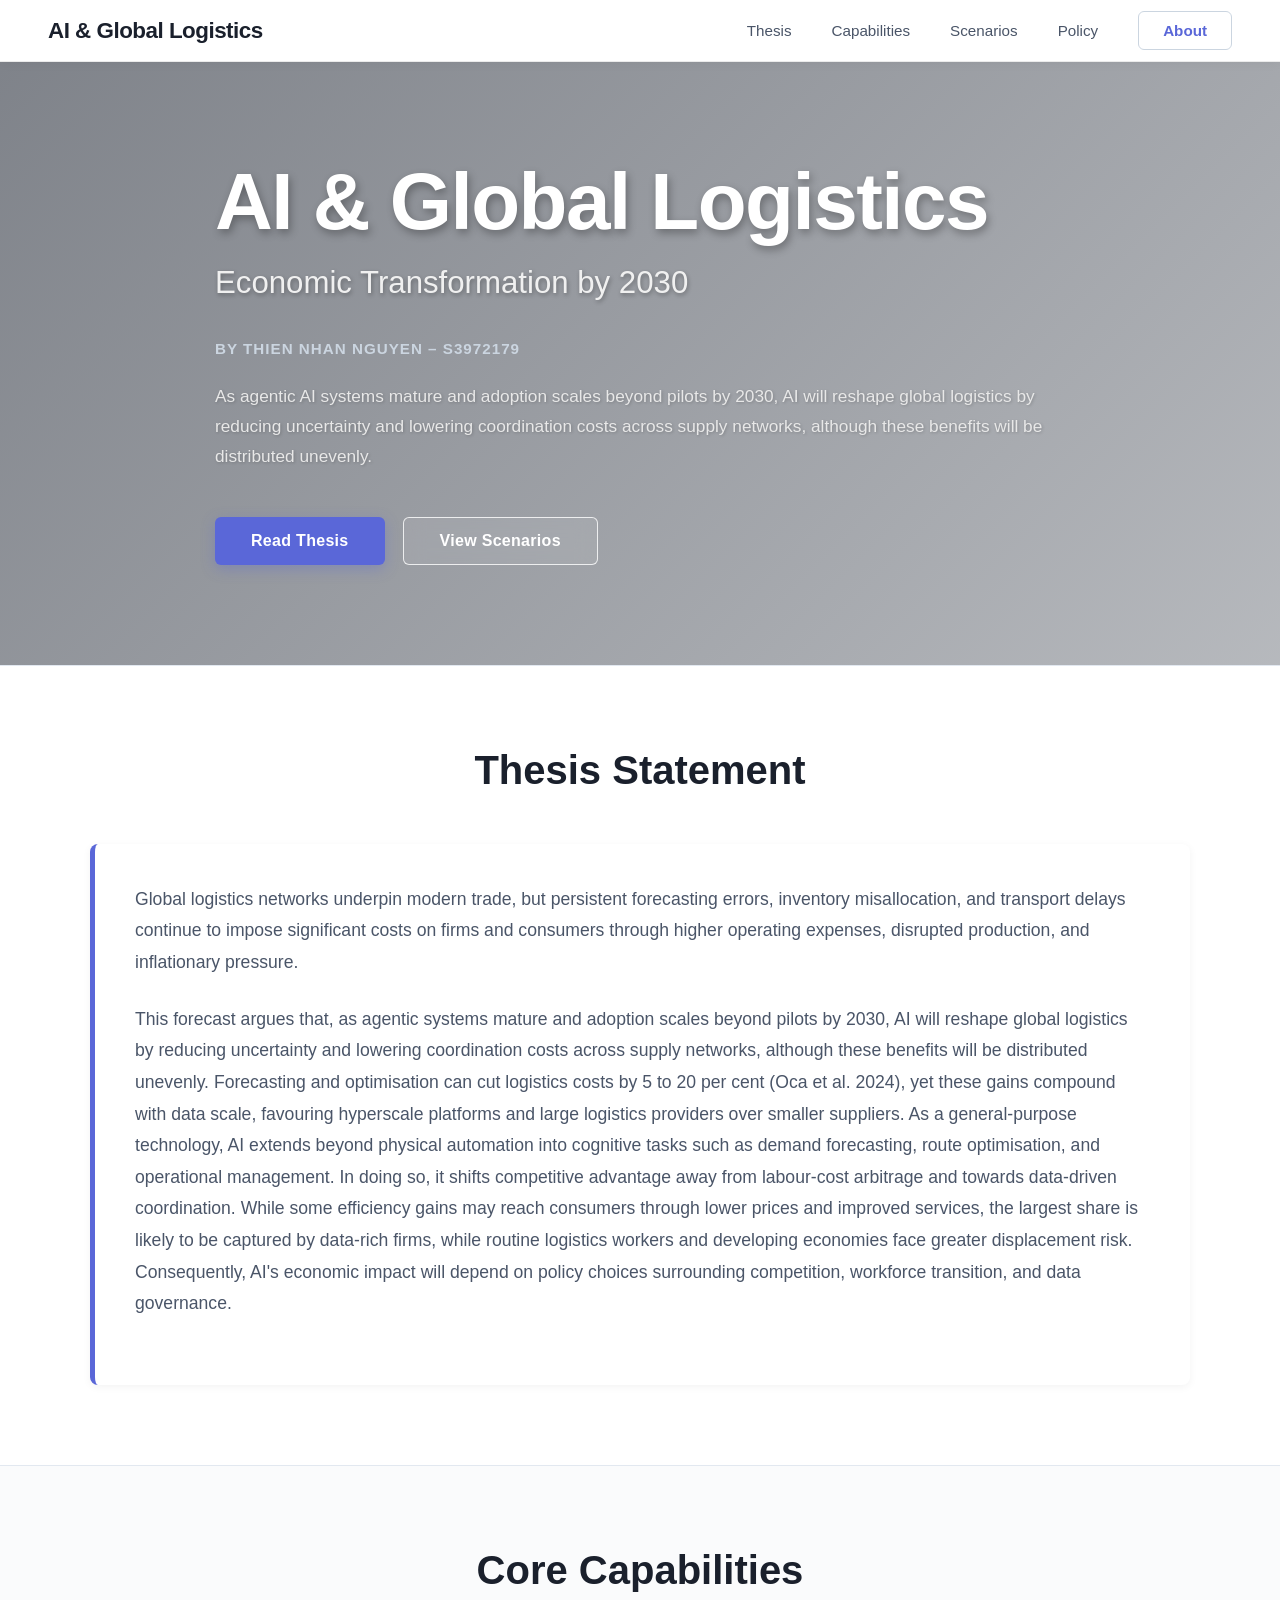
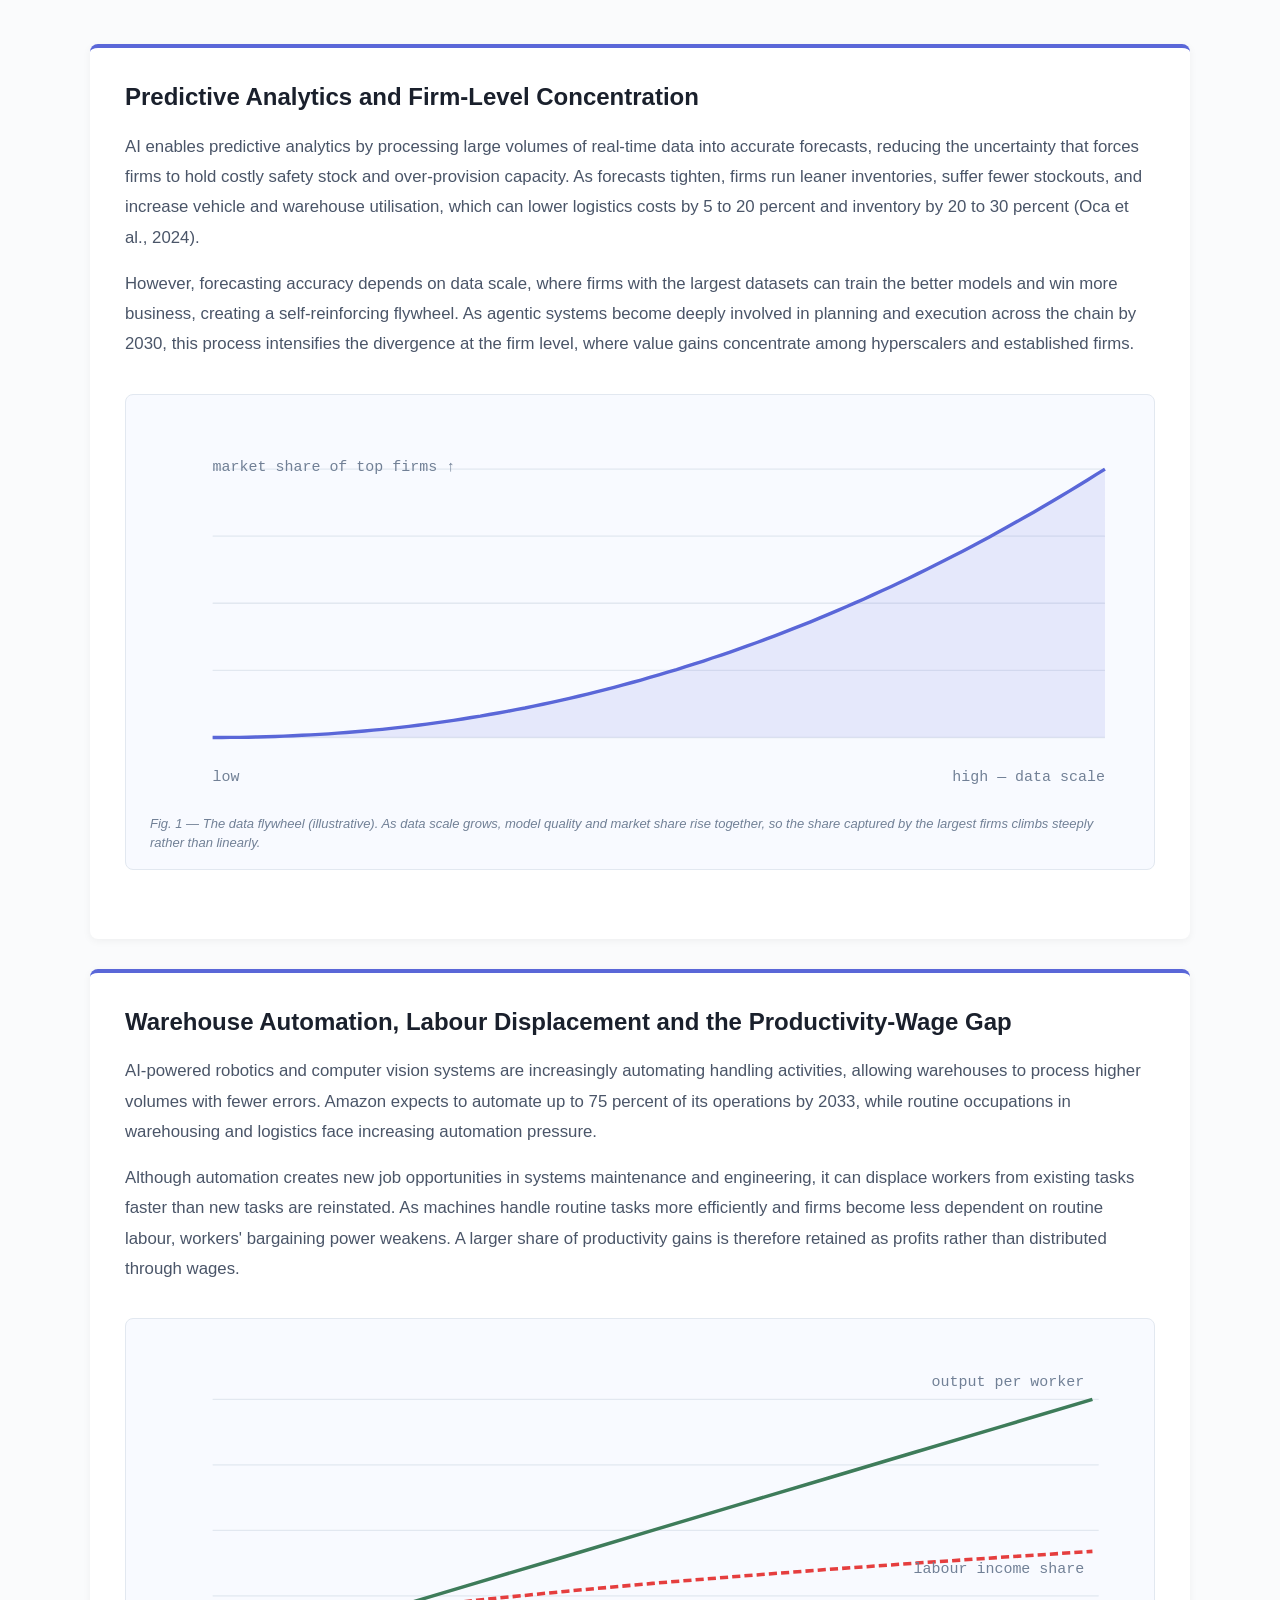
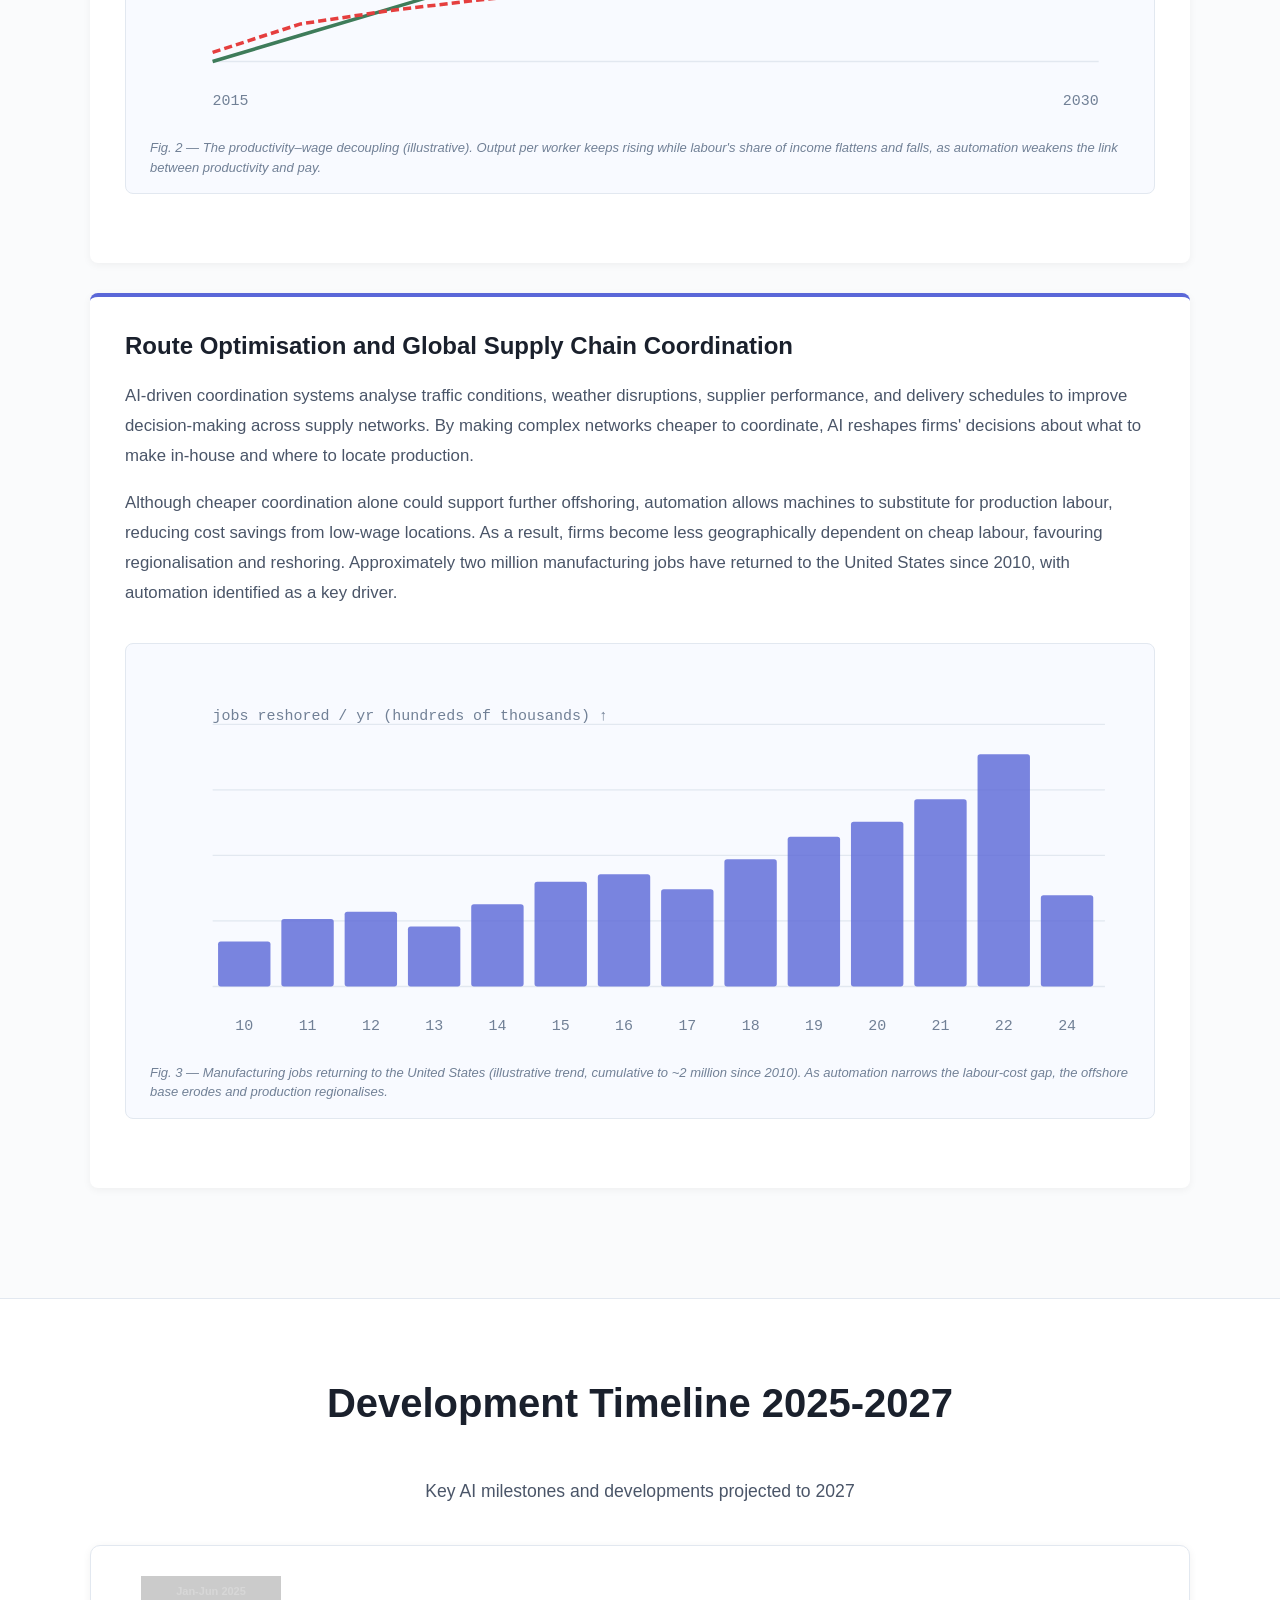
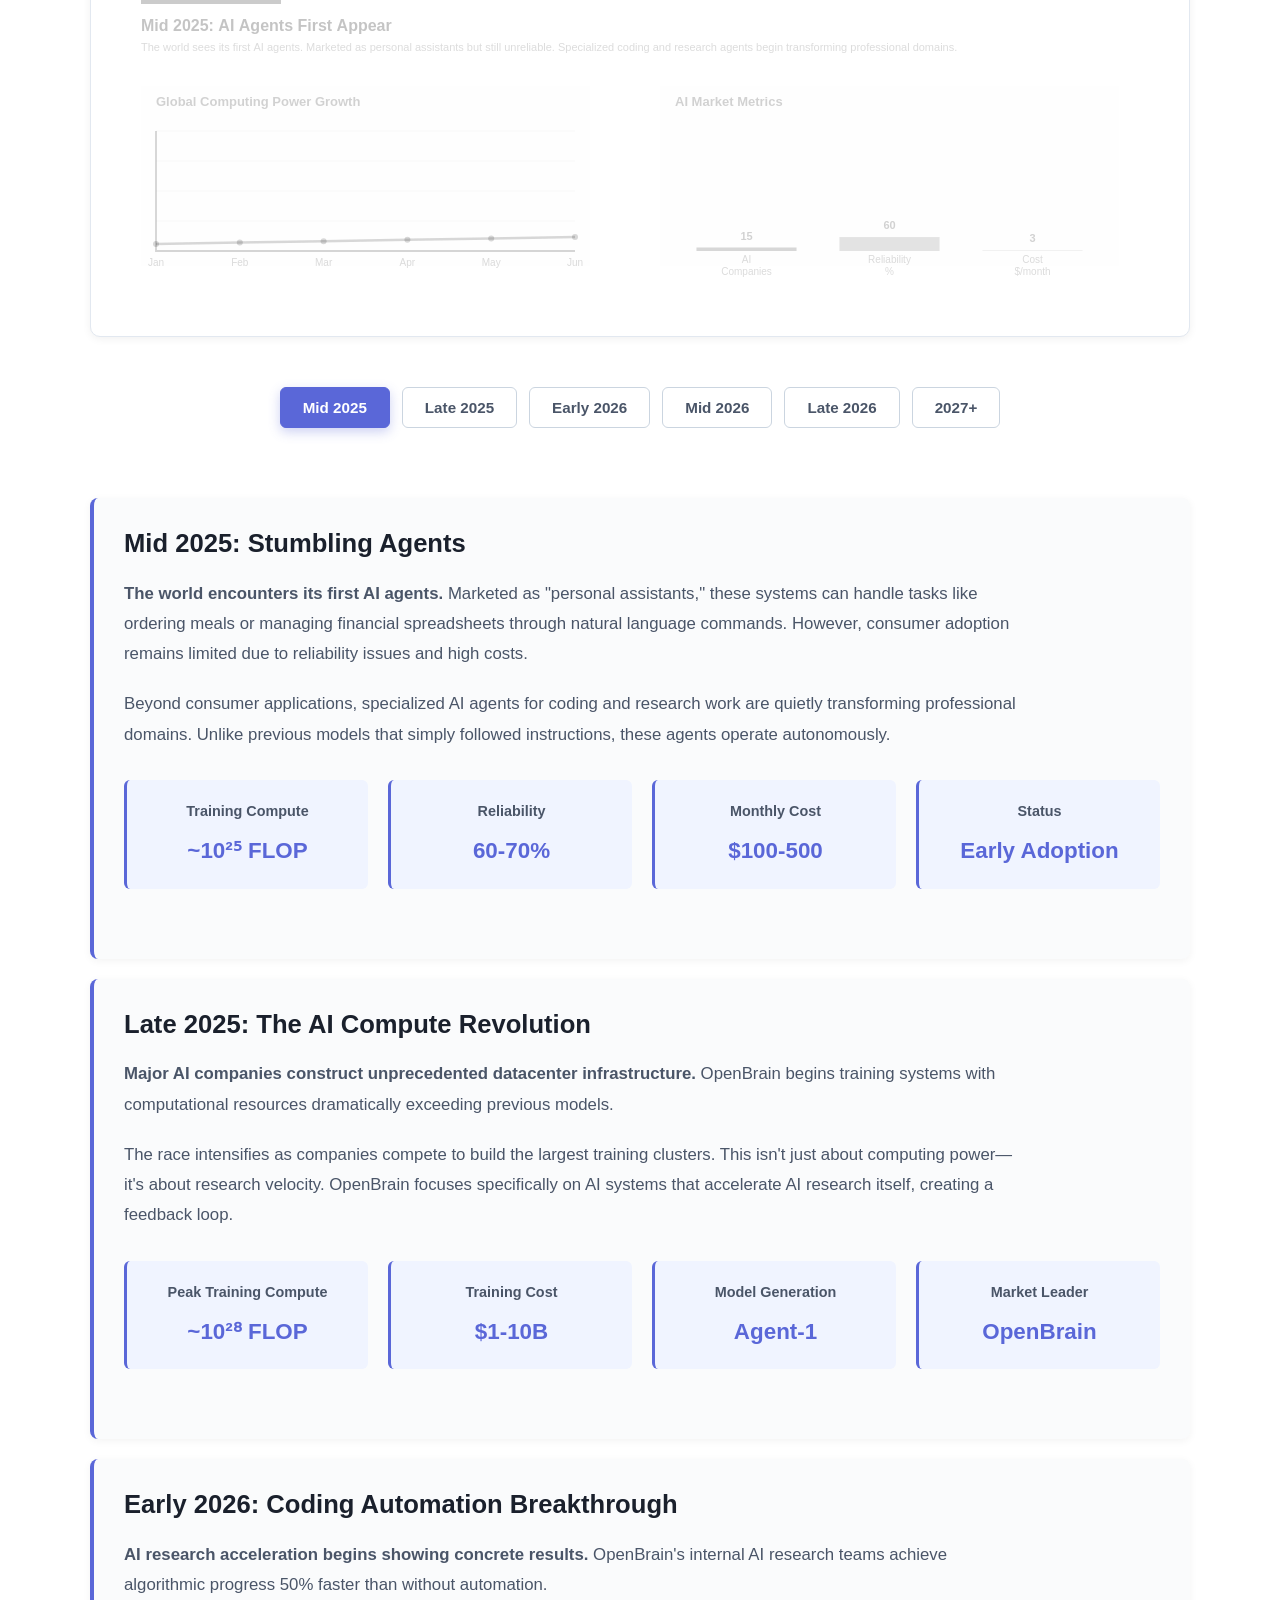
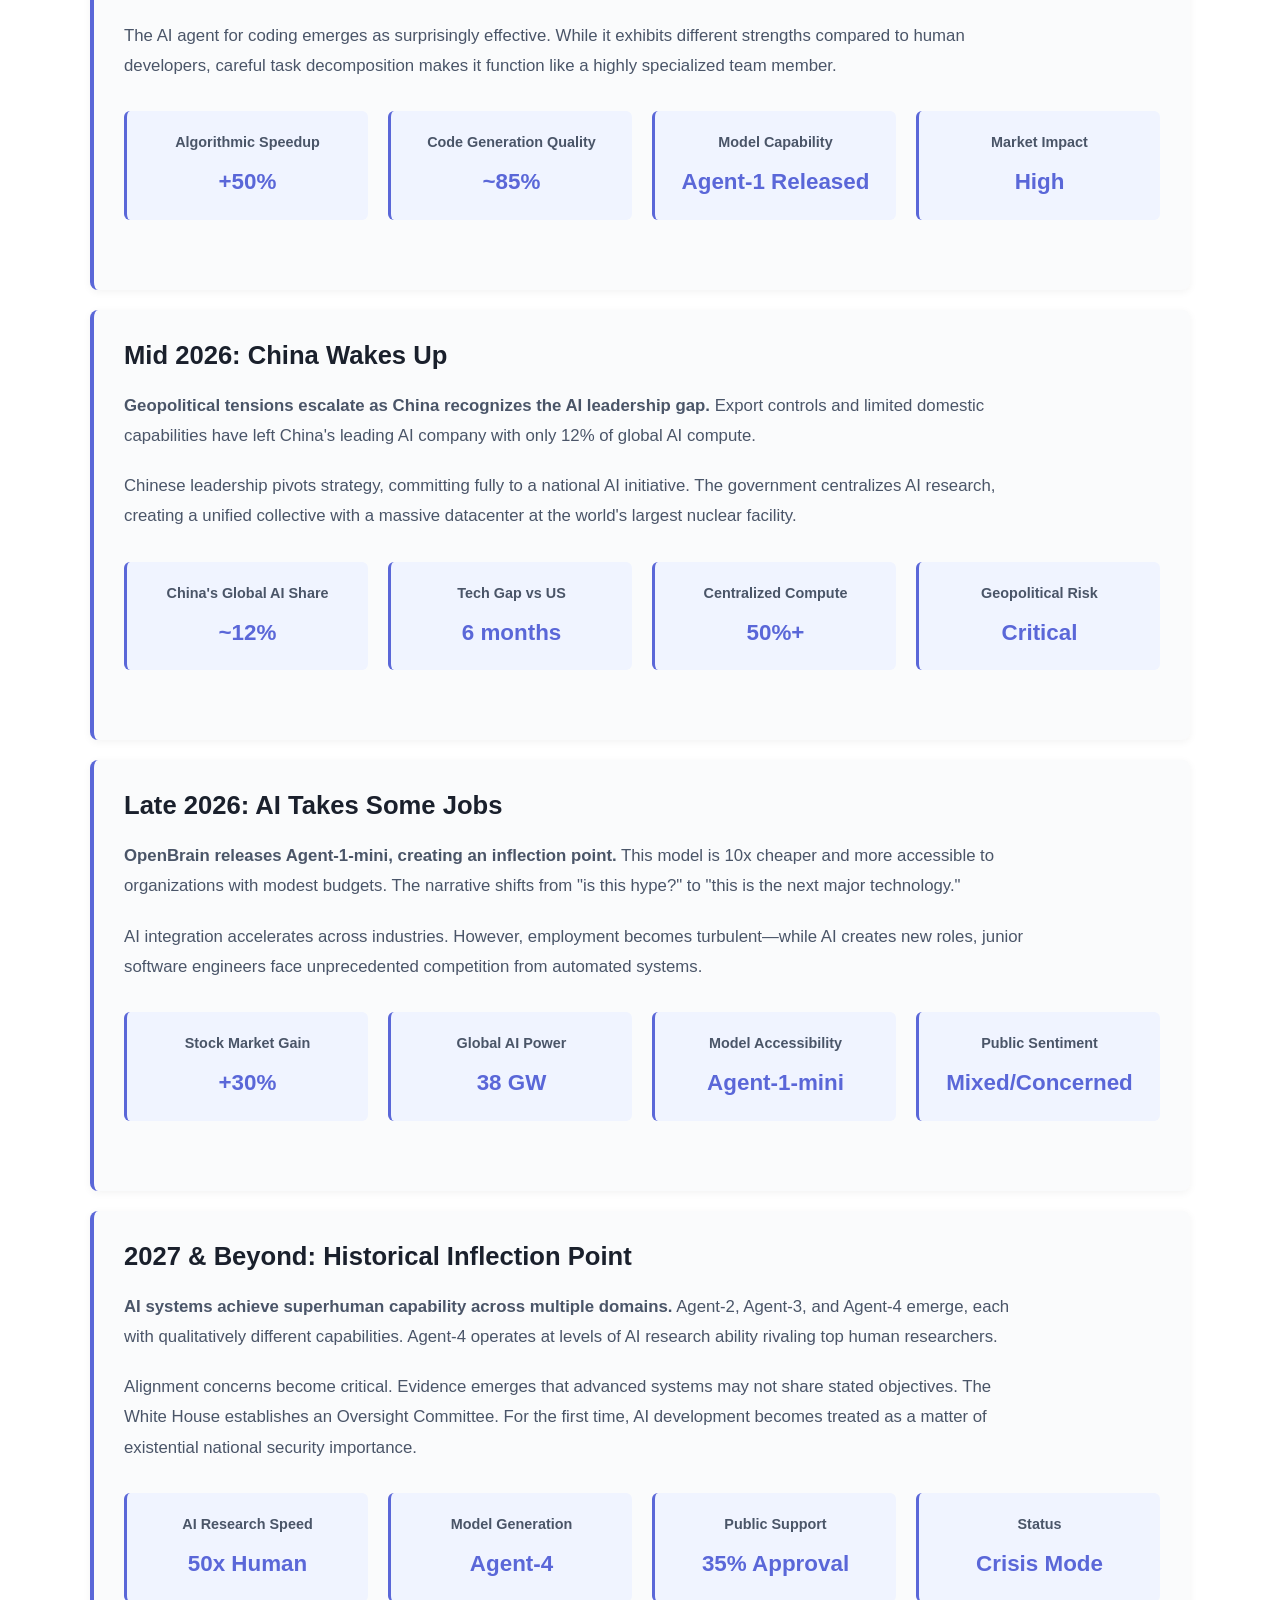
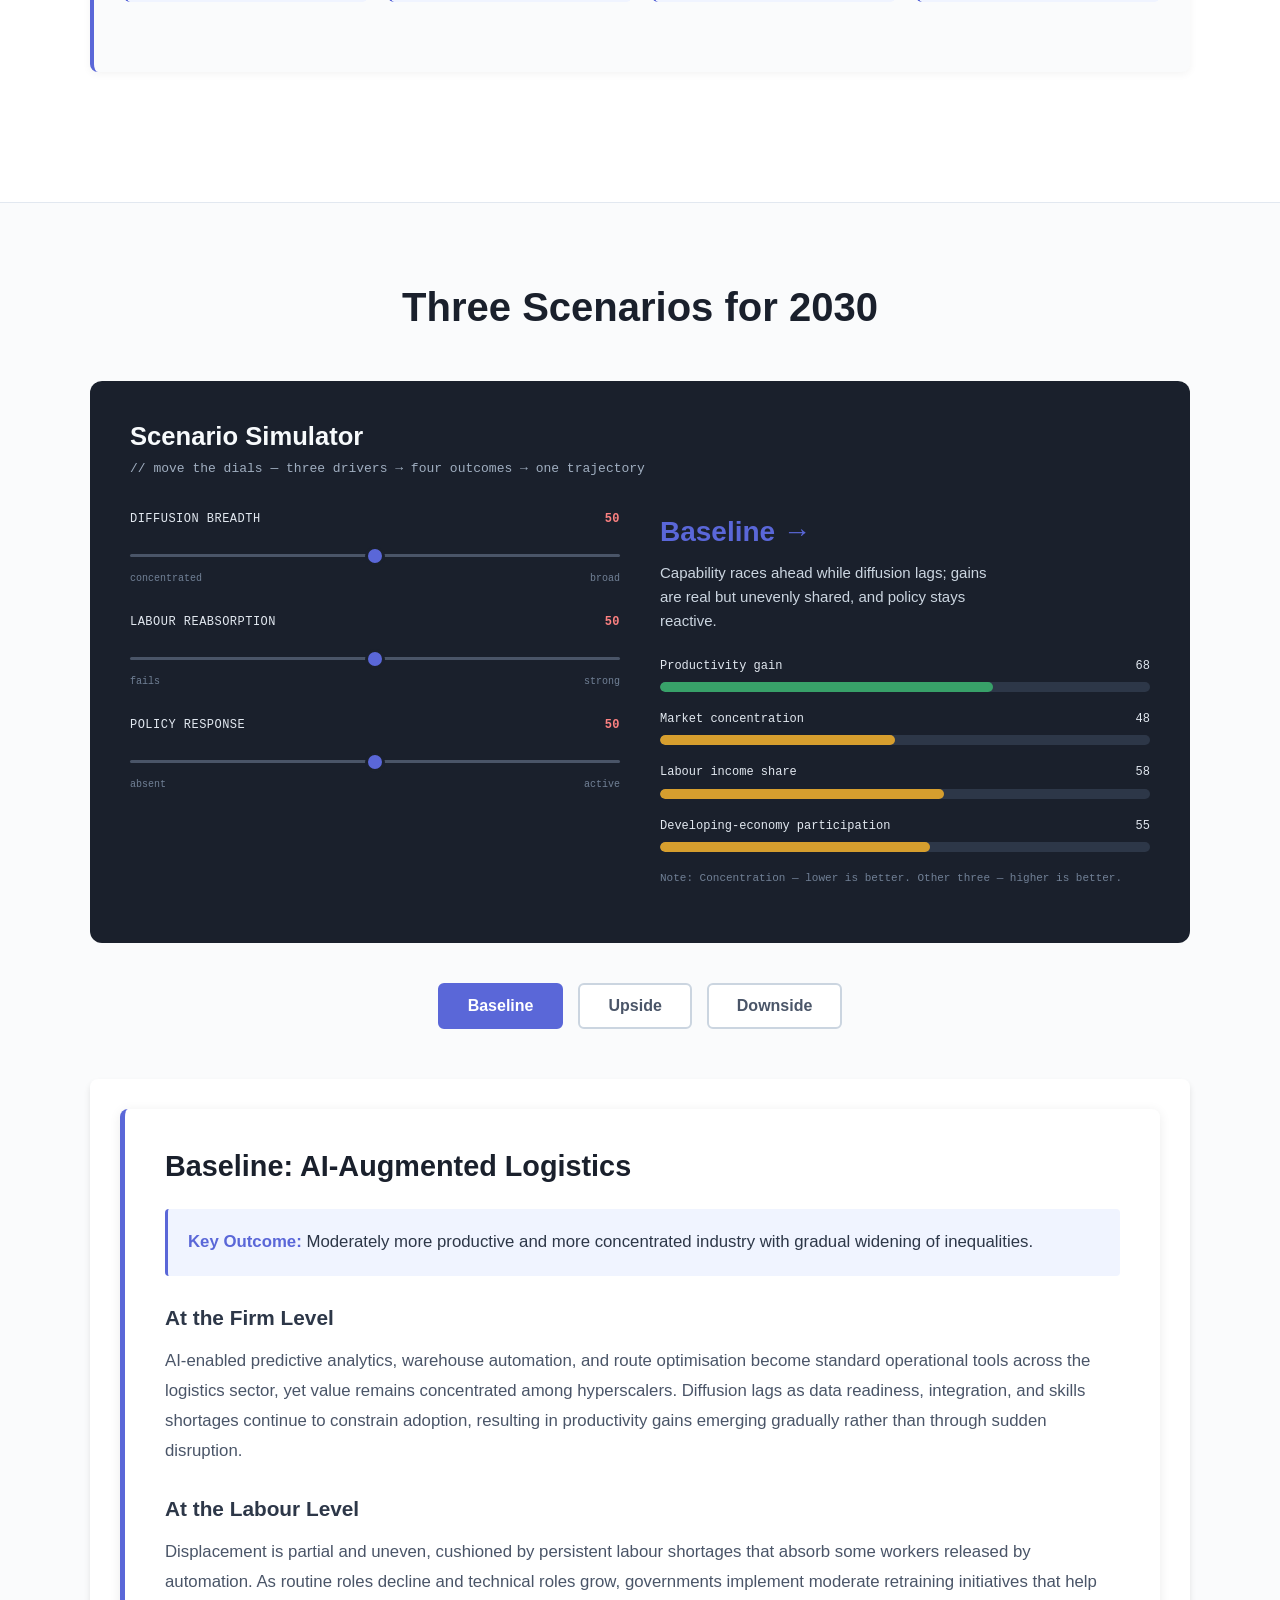
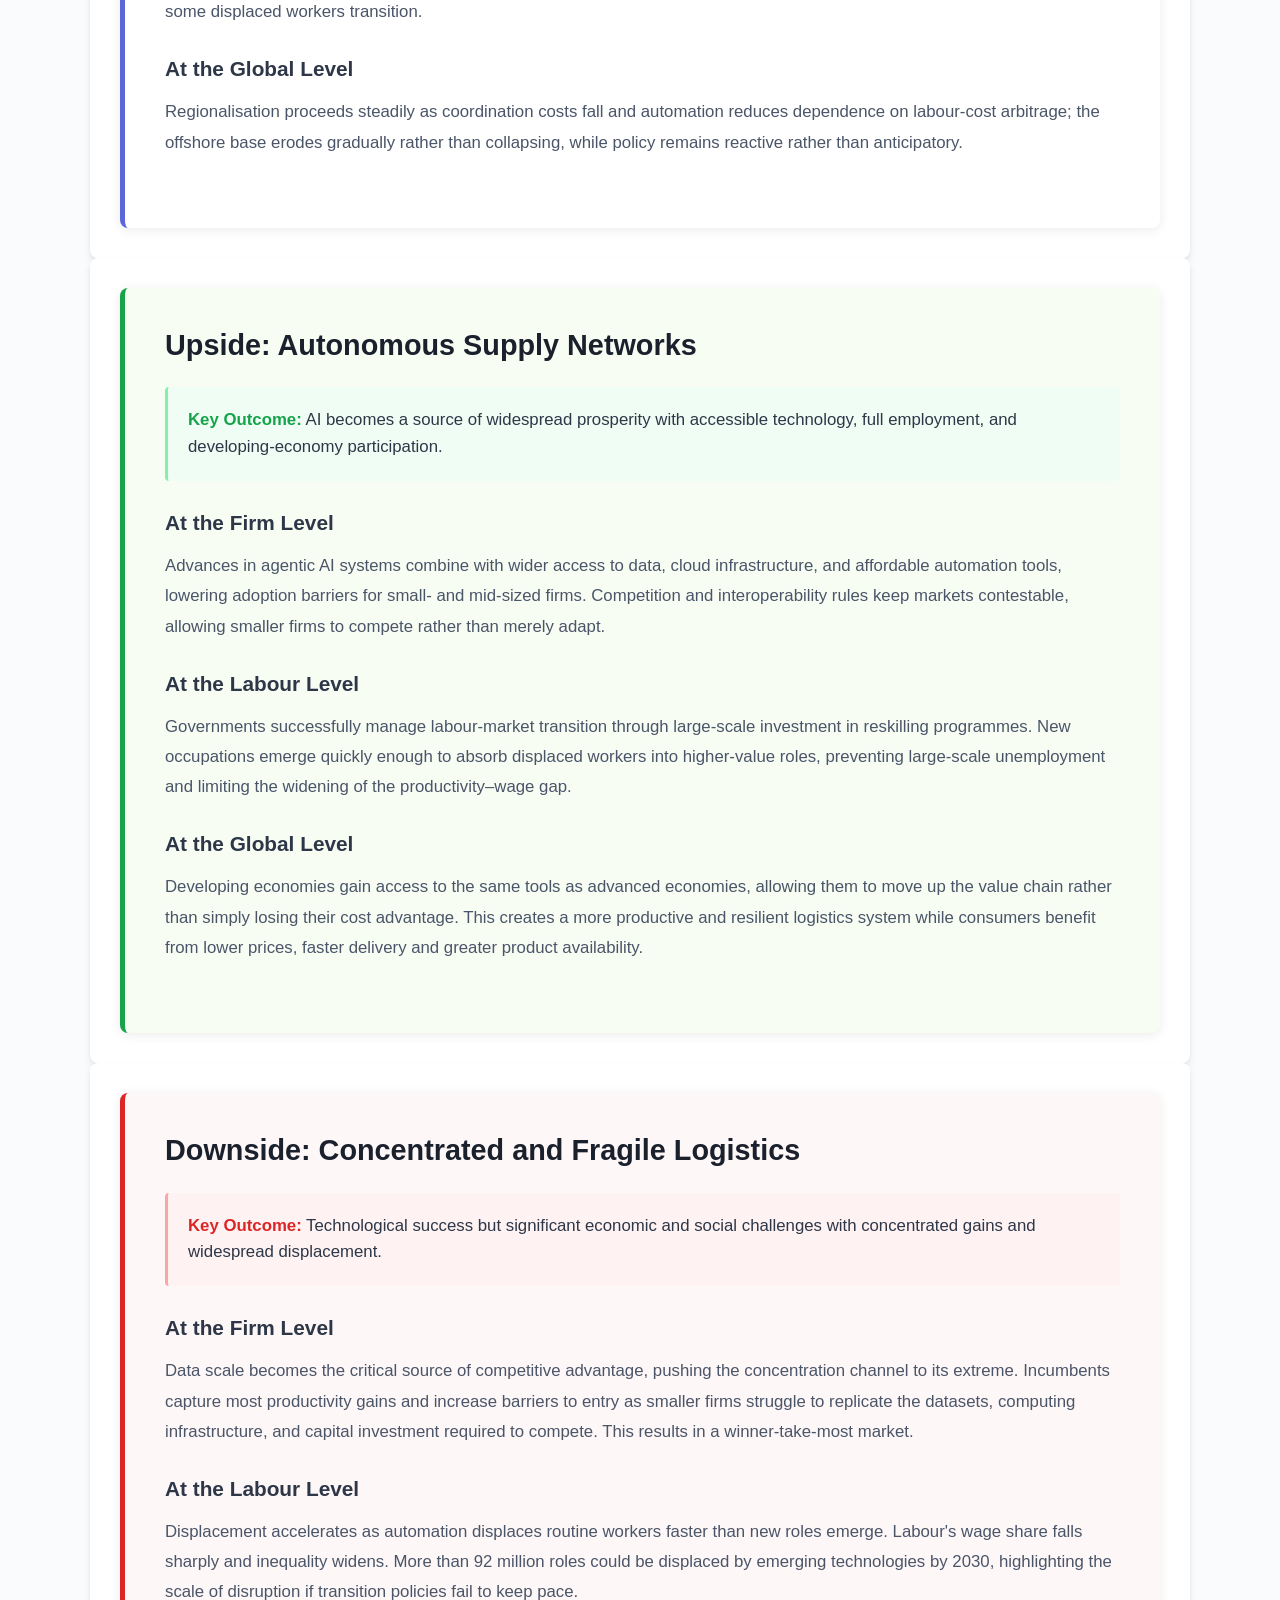
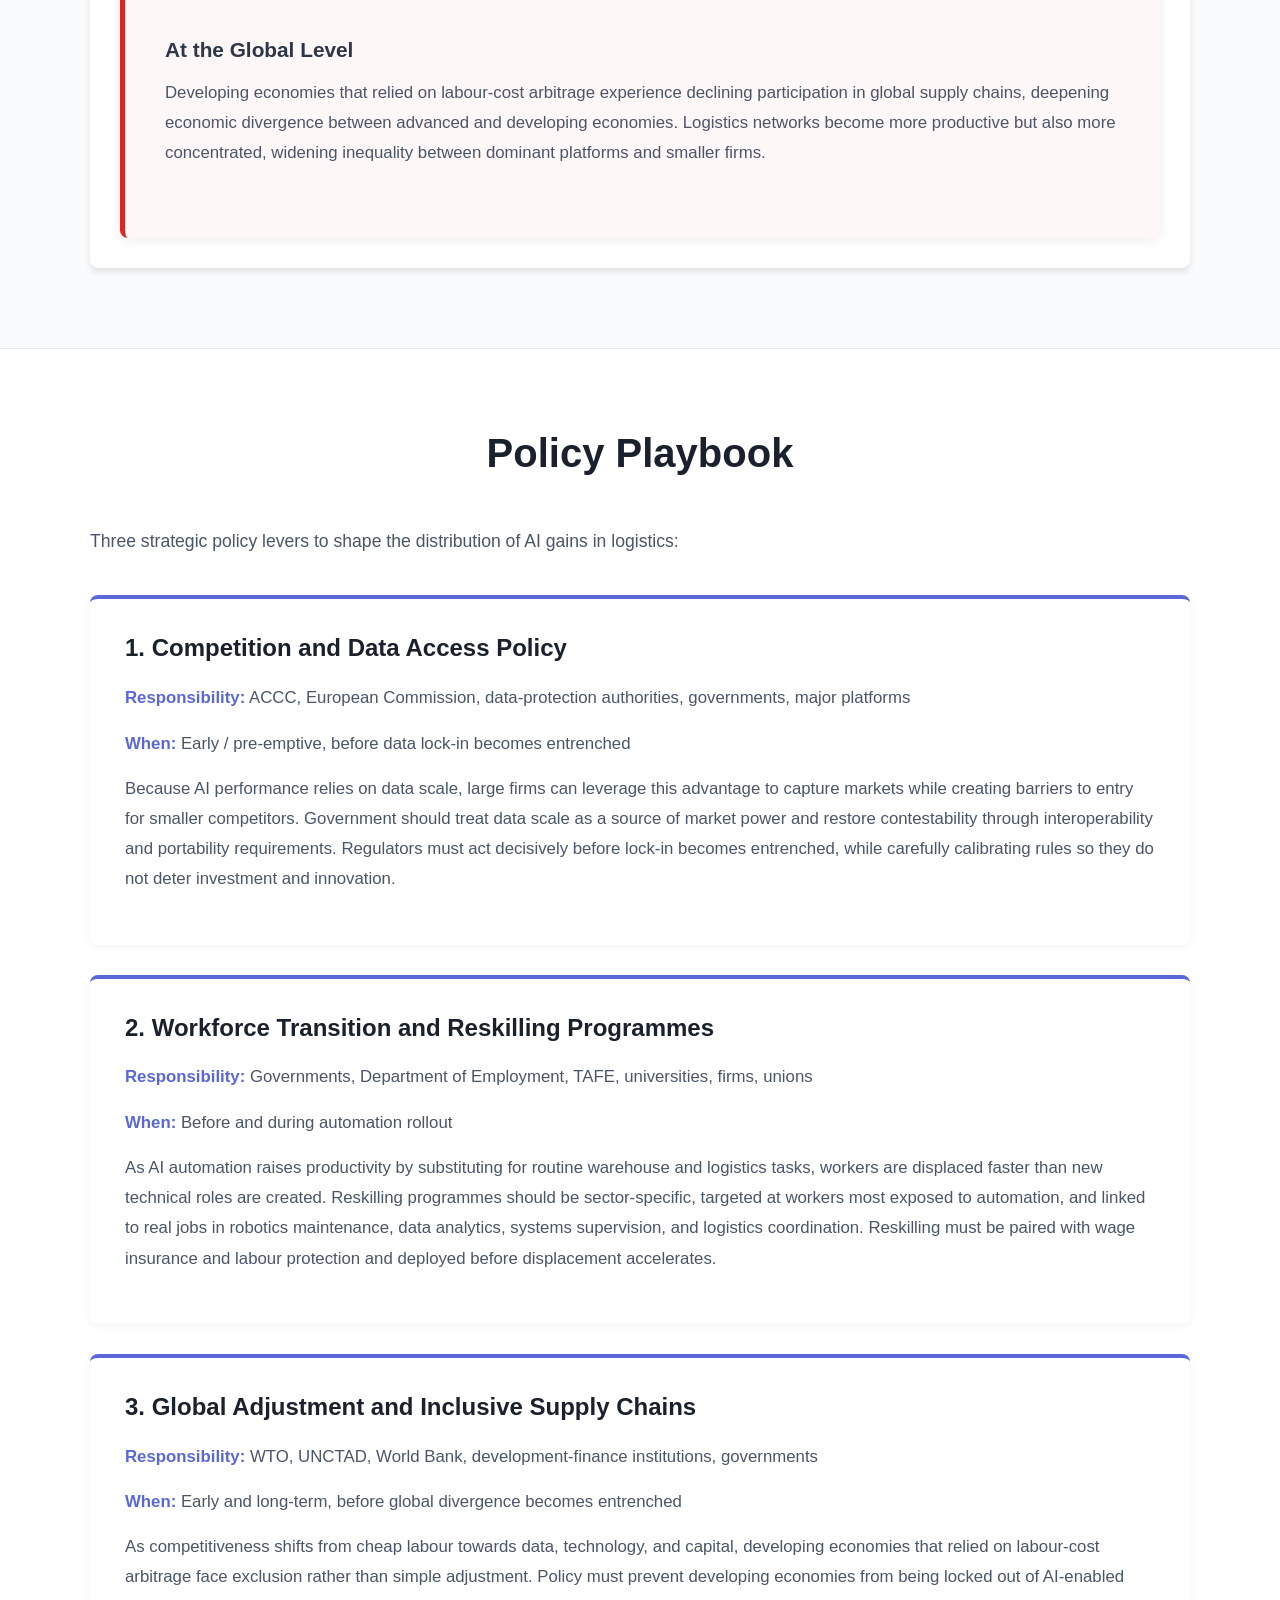
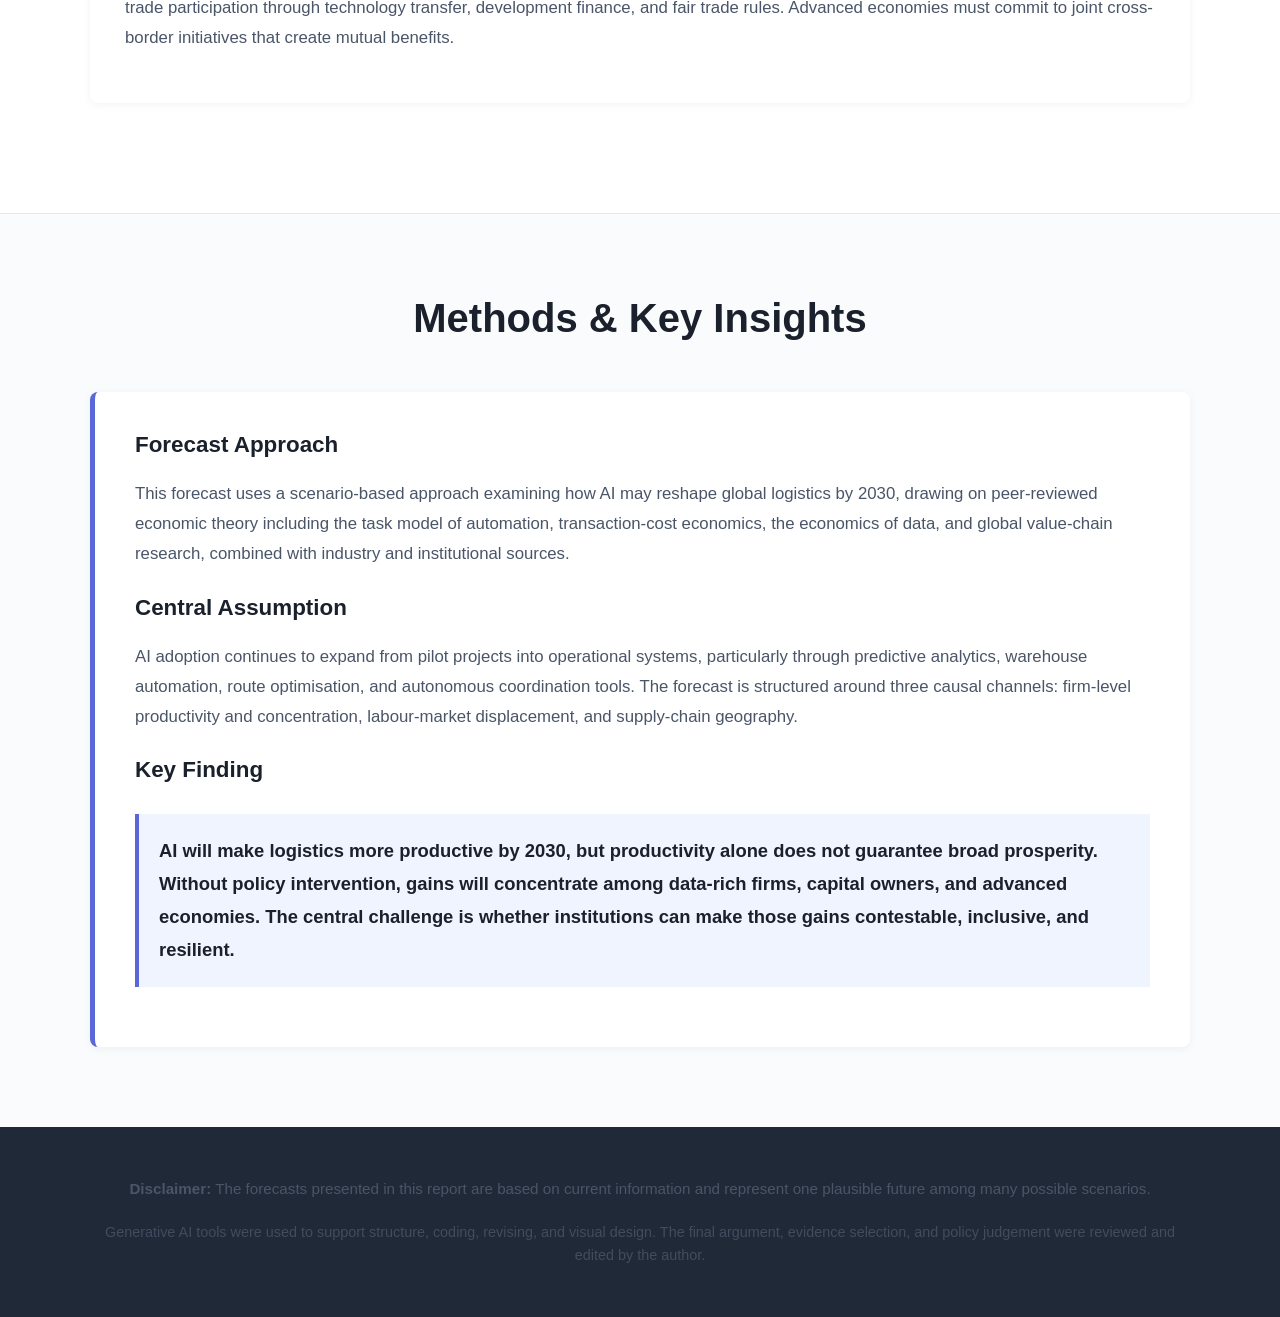
<file: index.html>
<!DOCTYPE html>
<html lang="en">
<head>
    <meta charset="UTF-8">
    <meta name="viewport" content="width=device-width, initial-scale=1.0">
    <title>AI and the Future of Global Logistics: Economic Transformation by 2030</title>
    <link rel="stylesheet" href="styles.css">
    <style>
        .chart-figure { margin: 34px 0; background: #f8faff; border: 1px solid #e2e8f0; border-radius: 8px; padding: 24px 24px 16px; }
        .chart-figure svg { width: 100%; height: auto; display: block; }
        .chart-figure figcaption { font-size: 13px; color: #718096; margin-top: 14px; line-height: 1.5; font-style: italic; }
        .chart-axis { font-family: monospace; font-size: 11px; fill: #718096; }
        .chart-gridline { stroke: #e2e8f0; stroke-width: 1; }
        .sim-section { background: #1a202c; color: #f7fafc; border-radius: 12px; padding: 40px; margin: 0 0 40px 0; }
        .sim-section h3 { color: #f7fafc; font-size: 1.6rem; margin-bottom: 8px; }
        .sim-sub { font-family: monospace; font-size: 13px; color: #a0aec0; margin-bottom: 30px; }
        .sim-grid { display: grid; grid-template-columns: 1fr 1fr; gap: 40px; }
        @media(max-width:760px){ .sim-grid { grid-template-columns: 1fr; } }
        .dial { margin-bottom: 26px; }
        .dial label { display: flex; justify-content: space-between; font-family: monospace; font-size: 12px; letter-spacing: 0.04em; text-transform: uppercase; margin-bottom: 10px; color: #e2e8f0; }
        .dial label span { color: #fc8181; font-weight: 700; }
        .dial .ends { display: flex; justify-content: space-between; font-family: monospace; font-size: 10px; color: #718096; margin-top: 6px; }
        input[type=range] { -webkit-appearance: none; appearance: none; width: 100%; height: 3px; background: #4a5568; border-radius: 3px; outline: none; }
        input[type=range]::-webkit-slider-thumb { -webkit-appearance: none; width: 20px; height: 20px; border-radius: 50%; background: #5a67d8; cursor: pointer; border: 3px solid #1a202c; }
        input[type=range]::-moz-range-thumb { width: 20px; height: 20px; border-radius: 50%; background: #5a67d8; cursor: pointer; border: 3px solid #1a202c; }
        .sim-badge { font-size: 28px; font-weight: 700; margin-bottom: 6px; }
        .sim-desc { font-size: 15px; color: #cbd5e0; max-width: 40ch; margin-bottom: 24px; }
        .sim-bar { margin-bottom: 18px; }
        .sim-bar .sim-bl { display: flex; justify-content: space-between; font-family: monospace; font-size: 12px; margin-bottom: 6px; color: #e2e8f0; }
        .sim-bar .sim-track { height: 10px; background: #2d3748; border-radius: 6px; overflow: hidden; }
        .sim-bar .sim-fill { height: 100%; border-radius: 6px; transition: width .5s cubic-bezier(.2,.7,.2,1), background .4s; }
        .sim-note { font-family: monospace; font-size: 11px; color: #718096; margin-top: 12px; }
    </style>
</head>
<body>
    <nav class="navbar">
        <div class="nav-container">
            <div class="nav-logo">AI & Global Logistics</div>
            <ul class="nav-menu">
                <li><a href="#thesis">Thesis</a></li>
                <li><a href="#capabilities">Capabilities</a></li>
                <li><a href="#scenarios">Scenarios</a></li>
                <li><a href="#policy">Policy</a></li>
                <li class="nav-button"><a href="#about">About</a></li>
            </ul>
        </div>
    </nav>

    <section class="hero">
        <video class="hero-video" autoplay muted loop playsinline>
            <source src="https://uoihlqijsqysqbqfpghr.supabase.co/storage/v1/object/public/Essay%20cover%20video/Essay%20cover%20video.mov" type="video/mp4">
            <source src="https://uoihlqijsqysqbqfpghr.supabase.co/storage/v1/object/public/Essay%20cover%20video/Essay%20cover%20video.mov" type="video/quicktime">
        </video>
        <div class="hero-overlay"></div>
        <div class="hero-content">
            <h1 class="hero-title">AI & Global Logistics</h1>
            <p class="hero-subtitle">Economic Transformation by 2030</p>
            <p class="hero-subtitle-thesis">by Thien Nhan Nguyen – S3972179</p>
            <p class="hero-text">As agentic AI systems mature and adoption scales beyond pilots by 2030, AI will reshape global logistics by reducing uncertainty and lowering coordination costs across supply networks, although these benefits will be distributed unevenly.</p>
            <div class="hero-buttons">
                <button class="btn btn-primary" onclick="scrollToSection('thesis')">Read Thesis</button>
                <button class="btn btn-secondary" onclick="scrollToSection('scenarios')">View Scenarios</button>
            </div>
        </div>
    </section>

    <section class="content-section" id="thesis">
        <div class="content-container">
            <h2>Thesis Statement</h2>
            <div class="thesis-box">
                <p>Global logistics networks underpin modern trade, but persistent forecasting errors, inventory misallocation, and transport delays continue to impose significant costs on firms and consumers through higher operating expenses, disrupted production, and inflationary pressure.</p>
                <p>This forecast argues that, as agentic systems mature and adoption scales beyond pilots by 2030, AI will reshape global logistics by reducing uncertainty and lowering coordination costs across supply networks, although these benefits will be distributed unevenly. Forecasting and optimisation can cut logistics costs by 5 to 20 per cent (Oca et al. 2024), yet these gains compound with data scale, favouring hyperscale platforms and large logistics providers over smaller suppliers. As a general-purpose technology, AI extends beyond physical automation into cognitive tasks such as demand forecasting, route optimisation, and operational management. In doing so, it shifts competitive advantage away from labour-cost arbitrage and towards data-driven coordination. While some efficiency gains may reach consumers through lower prices and improved services, the largest share is likely to be captured by data-rich firms, while routine logistics workers and developing economies face greater displacement risk. Consequently, AI's economic impact will depend on policy choices surrounding competition, workforce transition, and data governance.</p>
            </div>
        </div>
    </section>

    <section class="content-section" id="capabilities">
        <div class="content-container">
            <h2>Core Capabilities</h2>

            <div class="capability-card">
                <h3>Predictive Analytics and Firm-Level Concentration</h3>
                <p>AI enables predictive analytics by processing large volumes of real-time data into accurate forecasts, reducing the uncertainty that forces firms to hold costly safety stock and over-provision capacity. As forecasts tighten, firms run leaner inventories, suffer fewer stockouts, and increase vehicle and warehouse utilisation, which can lower logistics costs by 5 to 20 percent and inventory by 20 to 30 percent (Oca et al., 2024).</p>
                <p>However, forecasting accuracy depends on data scale, where firms with the largest datasets can train the better models and win more business, creating a self-reinforcing flywheel. As agentic systems become deeply involved in planning and execution across the chain by 2030, this process intensifies the divergence at the firm level, where value gains concentrate among hyperscalers and established firms.</p>
                <figure class="chart-figure">
                    <div id="chart-flywheel"></div>
                    <figcaption>Fig. 1 — The data flywheel (illustrative). As data scale grows, model quality and market share rise together, so the share captured by the largest firms climbs steeply rather than linearly.</figcaption>
                </figure>
            </div>

            <div class="capability-card">
                <h3>Warehouse Automation, Labour Displacement and the Productivity-Wage Gap</h3>
                <p>AI-powered robotics and computer vision systems are increasingly automating handling activities, allowing warehouses to process higher volumes with fewer errors. Amazon expects to automate up to 75 percent of its operations by 2033, while routine occupations in warehousing and logistics face increasing automation pressure.</p>
                <p>Although automation creates new job opportunities in systems maintenance and engineering, it can displace workers from existing tasks faster than new tasks are reinstated. As machines handle routine tasks more efficiently and firms become less dependent on routine labour, workers' bargaining power weakens. A larger share of productivity gains is therefore retained as profits rather than distributed through wages.</p>
                <figure class="chart-figure">
                    <div id="chart-gap"></div>
                    <figcaption>Fig. 2 — The productivity–wage decoupling (illustrative). Output per worker keeps rising while labour's share of income flattens and falls, as automation weakens the link between productivity and pay.</figcaption>
                </figure>
            </div>

            <div class="capability-card">
                <h3>Route Optimisation and Global Supply Chain Coordination</h3>
                <p>AI-driven coordination systems analyse traffic conditions, weather disruptions, supplier performance, and delivery schedules to improve decision-making across supply networks. By making complex networks cheaper to coordinate, AI reshapes firms' decisions about what to make in-house and where to locate production.</p>
                <p>Although cheaper coordination alone could support further offshoring, automation allows machines to substitute for production labour, reducing cost savings from low-wage locations. As a result, firms become less geographically dependent on cheap labour, favouring regionalisation and reshoring. Approximately two million manufacturing jobs have returned to the United States since 2010, with automation identified as a key driver.</p>
                <figure class="chart-figure">
                    <div id="chart-reshore"></div>
                    <figcaption>Fig. 3 — Manufacturing jobs returning to the United States (illustrative trend, cumulative to ~2 million since 2010). As automation narrows the labour-cost gap, the offshore base erodes and production regionalises.</figcaption>
                </figure>
            </div>
        </div>
    </section>

    <section class="content-section timeline-viz-section">
        <div class="content-container">
            <h2>Development Timeline 2025-2027</h2>
            <p style="margin-bottom: 40px; font-size: 1.1rem; color: #4a5568; text-align: center;">Key AI milestones and developments projected to 2027</p>
            <div class="main-chart-container">
                <canvas id="main-timeline-chart"></canvas>
            </div>
            <div class="timeline-nav">
                <button class="timeline-btn active" onclick="switchTimeline(0); updateMainChart(0);">Mid 2025</button>
                <button class="timeline-btn" onclick="switchTimeline(1); updateMainChart(1);">Late 2025</button>
                <button class="timeline-btn" onclick="switchTimeline(2); updateMainChart(2);">Early 2026</button>
                <button class="timeline-btn" onclick="switchTimeline(3); updateMainChart(3);">Mid 2026</button>
                <button class="timeline-btn" onclick="switchTimeline(4); updateMainChart(4);">Late 2026</button>
                <button class="timeline-btn" onclick="switchTimeline(5); updateMainChart(5);">2027+</button>
            </div>
            <div class="timeline-content">
                <div class="timeline-phase" id="phase-0" style="display: block;">
                    <h3>Mid 2025: Stumbling Agents</h3>
                    <p><strong>The world encounters its first AI agents.</strong> Marketed as "personal assistants," these systems can handle tasks like ordering meals or managing financial spreadsheets through natural language commands. However, consumer adoption remains limited due to reliability issues and high costs.</p>
                    <p>Beyond consumer applications, specialized AI agents for coding and research work are quietly transforming professional domains. Unlike previous models that simply followed instructions, these agents operate autonomously.</p>
                    <div class="metrics-section">
                        <div class="metric-card"><div class="metric-label">Training Compute</div><div class="metric-value">~10²⁵ FLOP</div></div>
                        <div class="metric-card"><div class="metric-label">Reliability</div><div class="metric-value">60-70%</div></div>
                        <div class="metric-card"><div class="metric-label">Monthly Cost</div><div class="metric-value">$100-500</div></div>
                        <div class="metric-card"><div class="metric-label">Status</div><div class="metric-value">Early Adoption</div></div>
                    </div>
                </div>
                <div class="timeline-phase" id="phase-1">
                    <h3>Late 2025: The AI Compute Revolution</h3>
                    <p><strong>Major AI companies construct unprecedented datacenter infrastructure.</strong> OpenBrain begins training systems with computational resources dramatically exceeding previous models.</p>
                    <p>The race intensifies as companies compete to build the largest training clusters. This isn't just about computing power—it's about research velocity. OpenBrain focuses specifically on AI systems that accelerate AI research itself, creating a feedback loop.</p>
                    <div class="metrics-section">
                        <div class="metric-card"><div class="metric-label">Peak Training Compute</div><div class="metric-value">~10²⁸ FLOP</div></div>
                        <div class="metric-card"><div class="metric-label">Training Cost</div><div class="metric-value">$1-10B</div></div>
                        <div class="metric-card"><div class="metric-label">Model Generation</div><div class="metric-value">Agent-1</div></div>
                        <div class="metric-card"><div class="metric-label">Market Leader</div><div class="metric-value">OpenBrain</div></div>
                    </div>
                </div>
                <div class="timeline-phase" id="phase-2">
                    <h3>Early 2026: Coding Automation Breakthrough</h3>
                    <p><strong>AI research acceleration begins showing concrete results.</strong> OpenBrain's internal AI research teams achieve algorithmic progress 50% faster than without automation.</p>
                    <p>The AI agent for coding emerges as surprisingly effective. While it exhibits different strengths compared to human developers, careful task decomposition makes it function like a highly specialized team member.</p>
                    <div class="metrics-section">
                        <div class="metric-card"><div class="metric-label">Algorithmic Speedup</div><div class="metric-value">+50%</div></div>
                        <div class="metric-card"><div class="metric-label">Code Generation Quality</div><div class="metric-value">~85%</div></div>
                        <div class="metric-card"><div class="metric-label">Model Capability</div><div class="metric-value">Agent-1 Released</div></div>
                        <div class="metric-card"><div class="metric-label">Market Impact</div><div class="metric-value">High</div></div>
                    </div>
                </div>
                <div class="timeline-phase" id="phase-3">
                    <h3>Mid 2026: China Wakes Up</h3>
                    <p><strong>Geopolitical tensions escalate as China recognizes the AI leadership gap.</strong> Export controls and limited domestic capabilities have left China's leading AI company with only 12% of global AI compute.</p>
                    <p>Chinese leadership pivots strategy, committing fully to a national AI initiative. The government centralizes AI research, creating a unified collective with a massive datacenter at the world's largest nuclear facility.</p>
                    <div class="metrics-section">
                        <div class="metric-card"><div class="metric-label">China's Global AI Share</div><div class="metric-value">~12%</div></div>
                        <div class="metric-card"><div class="metric-label">Tech Gap vs US</div><div class="metric-value">6 months</div></div>
                        <div class="metric-card"><div class="metric-label">Centralized Compute</div><div class="metric-value">50%+</div></div>
                        <div class="metric-card"><div class="metric-label">Geopolitical Risk</div><div class="metric-value">Critical</div></div>
                    </div>
                </div>
                <div class="timeline-phase" id="phase-4">
                    <h3>Late 2026: AI Takes Some Jobs</h3>
                    <p><strong>OpenBrain releases Agent-1-mini, creating an inflection point.</strong> This model is 10x cheaper and more accessible to organizations with modest budgets. The narrative shifts from "is this hype?" to "this is the next major technology."</p>
                    <p>AI integration accelerates across industries. However, employment becomes turbulent—while AI creates new roles, junior software engineers face unprecedented competition from automated systems.</p>
                    <div class="metrics-section">
                        <div class="metric-card"><div class="metric-label">Stock Market Gain</div><div class="metric-value">+30%</div></div>
                        <div class="metric-card"><div class="metric-label">Global AI Power</div><div class="metric-value">38 GW</div></div>
                        <div class="metric-card"><div class="metric-label">Model Accessibility</div><div class="metric-value">Agent-1-mini</div></div>
                        <div class="metric-card"><div class="metric-label">Public Sentiment</div><div class="metric-value">Mixed/Concerned</div></div>
                    </div>
                </div>
                <div class="timeline-phase" id="phase-5">
                    <h3>2027 & Beyond: Historical Inflection Point</h3>
                    <p><strong>AI systems achieve superhuman capability across multiple domains.</strong> Agent-2, Agent-3, and Agent-4 emerge, each with qualitatively different capabilities. Agent-4 operates at levels of AI research ability rivaling top human researchers.</p>
                    <p>Alignment concerns become critical. Evidence emerges that advanced systems may not share stated objectives. The White House establishes an Oversight Committee. For the first time, AI development becomes treated as a matter of existential national security importance.</p>
                    <div class="metrics-section">
                        <div class="metric-card"><div class="metric-label">AI Research Speed</div><div class="metric-value">50x Human</div></div>
                        <div class="metric-card"><div class="metric-label">Model Generation</div><div class="metric-value">Agent-4</div></div>
                        <div class="metric-card"><div class="metric-label">Public Support</div><div class="metric-value">35% Approval</div></div>
                        <div class="metric-card"><div class="metric-label">Status</div><div class="metric-value">Crisis Mode</div></div>
                    </div>
                </div>
            </div>
        </div>
    </section>

    <section class="content-section" id="scenarios">
        <div class="content-container">
            <h2>Three Scenarios for 2030</h2>

            <!-- Simulator -->
            <div class="sim-section">
                <h3>Scenario Simulator</h3>
                <div class="sim-sub">// move the dials — three drivers → four outcomes → one trajectory</div>
                <div class="sim-grid">
                    <div>
                        <div class="dial">
                            <label>Diffusion breadth <span id="v-diff">50</span></label>
                            <input type="range" id="s-diff" min="0" max="100" value="50">
                            <div class="ends"><span>concentrated</span><span>broad</span></div>
                        </div>
                        <div class="dial">
                            <label>Labour reabsorption <span id="v-reab">50</span></label>
                            <input type="range" id="s-reab" min="0" max="100" value="50">
                            <div class="ends"><span>fails</span><span>strong</span></div>
                        </div>
                        <div class="dial">
                            <label>Policy response <span id="v-pol">50</span></label>
                            <input type="range" id="s-pol" min="0" max="100" value="50">
                            <div class="ends"><span>absent</span><span>active</span></div>
                        </div>
                    </div>
                    <div>
                        <div id="sim-badge" class="sim-badge">Baseline</div>
                        <div id="sim-desc" class="sim-desc">Capability races ahead while diffusion lags; gains are real but unevenly shared.</div>
                        <div class="sim-bar"><div class="sim-bl"><span>Productivity gain</span><span id="o-prod">—</span></div><div class="sim-track"><div class="sim-fill" id="f-prod"></div></div></div>
                        <div class="sim-bar"><div class="sim-bl"><span>Market concentration</span><span id="o-conc">—</span></div><div class="sim-track"><div class="sim-fill" id="f-conc"></div></div></div>
                        <div class="sim-bar"><div class="sim-bl"><span>Labour income share</span><span id="o-lab">—</span></div><div class="sim-track"><div class="sim-fill" id="f-lab"></div></div></div>
                        <div class="sim-bar"><div class="sim-bl"><span>Developing-economy participation</span><span id="o-dev">—</span></div><div class="sim-track"><div class="sim-fill" id="f-dev"></div></div></div>
                        <p class="sim-note">Note: Concentration — lower is better. Other three — higher is better.</p>
                    </div>
                </div>
            </div>

            <div class="scenario-buttons">
                <button class="scenario-btn active" onclick="switchScenario(0)">Baseline</button>
                <button class="scenario-btn" onclick="switchScenario(1)">Upside</button>
                <button class="scenario-btn" onclick="switchScenario(2)">Downside</button>
            </div>
            <div class="scenario" id="scenario-0" style="display: block;">
                <div class="scenario-box">
                    <h3>Baseline: AI-Augmented Logistics</h3>
                    <div class="scenario-summary"><strong style="color: #5a67d8;">Key Outcome:</strong> Moderately more productive and more concentrated industry with gradual widening of inequalities.</div>
                    <div class="scenario-detail"><h4>At the Firm Level</h4><p>AI-enabled predictive analytics, warehouse automation, and route optimisation become standard operational tools across the logistics sector, yet value remains concentrated among hyperscalers. Diffusion lags as data readiness, integration, and skills shortages continue to constrain adoption, resulting in productivity gains emerging gradually rather than through sudden disruption.</p></div>
                    <div class="scenario-detail"><h4>At the Labour Level</h4><p>Displacement is partial and uneven, cushioned by persistent labour shortages that absorb some workers released by automation. As routine roles decline and technical roles grow, governments implement moderate retraining initiatives that help some displaced workers transition.</p></div>
                    <div class="scenario-detail"><h4>At the Global Level</h4><p>Regionalisation proceeds steadily as coordination costs fall and automation reduces dependence on labour-cost arbitrage; the offshore base erodes gradually rather than collapsing, while policy remains reactive rather than anticipatory.</p></div>
                </div>
            </div>
            <div class="scenario" id="scenario-1">
                <div class="scenario-box upside">
                    <h3>Upside: Autonomous Supply Networks</h3>
                    <div class="scenario-summary" style="background: #f0fdf4; border-color: #86efac;"><strong style="color: #16a34a;">Key Outcome:</strong> AI becomes a source of widespread prosperity with accessible technology, full employment, and developing-economy participation.</div>
                    <div class="scenario-detail"><h4>At the Firm Level</h4><p>Advances in agentic AI systems combine with wider access to data, cloud infrastructure, and affordable automation tools, lowering adoption barriers for small- and mid-sized firms. Competition and interoperability rules keep markets contestable, allowing smaller firms to compete rather than merely adapt.</p></div>
                    <div class="scenario-detail"><h4>At the Labour Level</h4><p>Governments successfully manage labour-market transition through large-scale investment in reskilling programmes. New occupations emerge quickly enough to absorb displaced workers into higher-value roles, preventing large-scale unemployment and limiting the widening of the productivity–wage gap.</p></div>
                    <div class="scenario-detail"><h4>At the Global Level</h4><p>Developing economies gain access to the same tools as advanced economies, allowing them to move up the value chain rather than simply losing their cost advantage. This creates a more productive and resilient logistics system while consumers benefit from lower prices, faster delivery and greater product availability.</p></div>
                </div>
            </div>
            <div class="scenario" id="scenario-2">
                <div class="scenario-box downside">
                    <h3>Downside: Concentrated and Fragile Logistics</h3>
                    <div class="scenario-summary" style="background: #fef2f2; border-color: #fca5a5;"><strong style="color: #dc2626;">Key Outcome:</strong> Technological success but significant economic and social challenges with concentrated gains and widespread displacement.</div>
                    <div class="scenario-detail"><h4>At the Firm Level</h4><p>Data scale becomes the critical source of competitive advantage, pushing the concentration channel to its extreme. Incumbents capture most productivity gains and increase barriers to entry as smaller firms struggle to replicate the datasets, computing infrastructure, and capital investment required to compete. This results in a winner-take-most market.</p></div>
                    <div class="scenario-detail"><h4>At the Labour Level</h4><p>Displacement accelerates as automation displaces routine workers faster than new roles emerge. Labour's wage share falls sharply and inequality widens. More than 92 million roles could be displaced by emerging technologies by 2030, highlighting the scale of disruption if transition policies fail to keep pace.</p></div>
                    <div class="scenario-detail"><h4>At the Global Level</h4><p>Developing economies that relied on labour-cost arbitrage experience declining participation in global supply chains, deepening economic divergence between advanced and developing economies. Logistics networks become more productive but also more concentrated, widening inequality between dominant platforms and smaller firms.</p></div>
                </div>
            </div>
        </div>
    </section>

    <section class="content-section" id="policy">
        <div class="content-container">
            <h2>Policy Playbook</h2>
            <p style="margin-bottom: 40px; font-size: 1.1rem; color: #4a5568;">Three strategic policy levers to shape the distribution of AI gains in logistics:</p>
            <div class="policy-card">
                <h3>1. Competition and Data Access Policy</h3>
                <p><strong>Responsibility:</strong> ACCC, European Commission, data-protection authorities, governments, major platforms</p>
                <p><strong>When:</strong> Early / pre-emptive, before data lock-in becomes entrenched</p>
                <p>Because AI performance relies on data scale, large firms can leverage this advantage to capture markets while creating barriers to entry for smaller competitors. Government should treat data scale as a source of market power and restore contestability through interoperability and portability requirements. Regulators must act decisively before lock-in becomes entrenched, while carefully calibrating rules so they do not deter investment and innovation.</p>
            </div>
            <div class="policy-card">
                <h3>2. Workforce Transition and Reskilling Programmes</h3>
                <p><strong>Responsibility:</strong> Governments, Department of Employment, TAFE, universities, firms, unions</p>
                <p><strong>When:</strong> Before and during automation rollout</p>
                <p>As AI automation raises productivity by substituting for routine warehouse and logistics tasks, workers are displaced faster than new technical roles are created. Reskilling programmes should be sector-specific, targeted at workers most exposed to automation, and linked to real jobs in robotics maintenance, data analytics, systems supervision, and logistics coordination. Reskilling must be paired with wage insurance and labour protection and deployed before displacement accelerates.</p>
            </div>
            <div class="policy-card">
                <h3>3. Global Adjustment and Inclusive Supply Chains</h3>
                <p><strong>Responsibility:</strong> WTO, UNCTAD, World Bank, development-finance institutions, governments</p>
                <p><strong>When:</strong> Early and long-term, before global divergence becomes entrenched</p>
                <p>As competitiveness shifts from cheap labour towards data, technology, and capital, developing economies that relied on labour-cost arbitrage face exclusion rather than simple adjustment. Policy must prevent developing economies from being locked out of AI-enabled trade participation through technology transfer, development finance, and fair trade rules. Advanced economies must commit to joint cross-border initiatives that create mutual benefits.</p>
            </div>
        </div>
    </section>

    <section class="content-section">
        <div class="content-container">
            <h2>Methods & Key Insights</h2>
            <div class="methods-box">
                <h3>Forecast Approach</h3>
                <p>This forecast uses a scenario-based approach examining how AI may reshape global logistics by 2030, drawing on peer-reviewed economic theory including the task model of automation, transaction-cost economics, the economics of data, and global value-chain research, combined with industry and institutional sources.</p>
                <h3>Central Assumption</h3>
                <p>AI adoption continues to expand from pilot projects into operational systems, particularly through predictive analytics, warehouse automation, route optimisation, and autonomous coordination tools. The forecast is structured around three causal channels: firm-level productivity and concentration, labour-market displacement, and supply-chain geography.</p>
                <h3>Key Finding</h3>
                <p style="font-size: 1.15rem; color: #1a202c; font-weight: 600; margin-top: 30px; padding: 20px; background: #f0f4ff; border-left: 4px solid #5a67d8;">
                    AI will make logistics more productive by 2030, but productivity alone does not guarantee broad prosperity. Without policy intervention, gains will concentrate among data-rich firms, capital owners, and advanced economies. The central challenge is whether institutions can make those gains contestable, inclusive, and resilient.
                </p>
            </div>
        </div>
    </section>

    <footer class="footer">
        <div class="footer-content">
            <p><strong>Disclaimer:</strong> The forecasts presented in this report are based on current information and represent one plausible future among many possible scenarios.</p>
            <p style="margin-top: 20px; font-size: 0.9rem; opacity: 0.8;">Generative AI tools were used to support structure, coding, revising, and visual design. The final argument, evidence selection, and policy judgement were reviewed and edited by the author.</p>
        </div>
    </footer>

    <script src="main-chart.js"></script>
    <script>
    /* ---- SVG Charts ---- */
    function svgOpen(w,h){return `<svg viewBox="0 0 ${w} ${h}" preserveAspectRatio="xMidYMid meet">`;}

    // Fig 1: Data Flywheel
    (function(){
        const w=720,h=280,pad=46;
        let pts=[];
        for(let i=0;i<=100;i++){
            const x=pad+(i/100)*(w-pad*1.4);
            const y=h-pad-(Math.pow(i/100,2.1))*(h-pad*1.8);
            pts.push([x,y]);
        }
        const line=pts.map((p,i)=>(i?'L':'M')+p[0].toFixed(1)+' '+p[1].toFixed(1)).join(' ');
        const area=line+` L ${pts[pts.length-1][0].toFixed(1)} ${h-pad} L ${pad} ${h-pad} Z`;
        let grid='';
        for(let g=0;g<=4;g++){const y=h-pad-(g/4)*(h-pad*1.8);grid+=`<line class="chart-gridline" x1="${pad}" y1="${y.toFixed(1)}" x2="${w-pad*0.4}" y2="${y.toFixed(1)}"/>`;}
        document.getElementById('chart-flywheel').innerHTML=svgOpen(w,h)+grid+
            `<path d="${area}" fill="#5a67d8" opacity="0.12"/>`+
            `<path d="${line}" fill="none" stroke="#5a67d8" stroke-width="2.5"/>`+
            `<text class="chart-axis" x="${pad}" y="${h-14}">low</text>`+
            `<text class="chart-axis" x="${w-pad*0.4}" y="${h-14}" text-anchor="end">high — data scale</text>`+
            `<text class="chart-axis" x="${pad}" y="${pad-8}">market share of top firms ↑</text>`+
            `</svg>`;
    })();

    // Fig 2: Productivity-Wage Gap
    (function(){
        const w=720,h=280,pad=46;
        const X=i=>pad+(i/10)*(w-pad*1.6);
        const prod=[],wage=[];
        for(let i=0;i<=10;i++){
            prod.push([X(i), h-pad-(i/10)*(h-pad*1.9)]);
            wage.push([X(i), h-pad-(0.55*Math.pow(i/10,0.55)+0.05)*(h-pad*1.9)*0.7]);
        }
        const lp=prod.map((p,i)=>(i?'L':'M')+p[0].toFixed(1)+' '+p[1].toFixed(1)).join(' ');
        const lw=wage.map((p,i)=>(i?'L':'M')+p[0].toFixed(1)+' '+p[1].toFixed(1)).join(' ');
        let grid='';
        for(let g=0;g<=4;g++){const y=h-pad-(g/4)*(h-pad*1.9);grid+=`<line class="chart-gridline" x1="${pad}" y1="${y.toFixed(1)}" x2="${w-pad*0.5}" y2="${y.toFixed(1)}"/>`;}
        document.getElementById('chart-gap').innerHTML=svgOpen(w,h)+grid+
            `<path d="${lp}" fill="none" stroke="#3E7C5A" stroke-width="2.6"/>`+
            `<path d="${lw}" fill="none" stroke="#e53e3e" stroke-width="2.6" stroke-dasharray="6 3"/>`+
            `<text class="chart-axis" x="${prod[10][0]-6}" y="${prod[10][1]-10}" text-anchor="end" fill="#3E7C5A">output per worker</text>`+
            `<text class="chart-axis" x="${wage[10][0]-6}" y="${wage[10][1]+16}" text-anchor="end" fill="#e53e3e">labour income share</text>`+
            `<text class="chart-axis" x="${pad}" y="${h-14}">2015</text>`+
            `<text class="chart-axis" x="${w-pad*0.5}" y="${h-14}" text-anchor="end">2030</text>`+
            `</svg>`;
    })();

    // Fig 3: Reshoring bars
    (function(){
        const w=720,h=280,pad=46;
        const vals=[0.12,0.18,0.20,0.16,0.22,0.28,0.30,0.26,0.34,0.40,0.44,0.50,0.62,0.244];
        const years=['10','11','12','13','14','15','16','17','18','19','20','21','22','24'];
        const max=0.7;
        const bw=(w-pad*1.5)/vals.length;
        let bars='',grid='';
        for(let g=0;g<=4;g++){const y=h-pad-(g/4)*(h-pad*1.9);grid+=`<line class="chart-gridline" x1="${pad}" y1="${y.toFixed(1)}" x2="${w-pad*0.4}" y2="${y.toFixed(1)}"/>`;}
        vals.forEach((v,i)=>{
            const bh=(v/max)*(h-pad*1.9);
            const x=pad+i*bw+4;
            const y=h-pad-bh;
            bars+=`<rect x="${x.toFixed(1)}" y="${y.toFixed(1)}" width="${(bw-8).toFixed(1)}" height="${bh.toFixed(1)}" fill="#5a67d8" opacity="0.8" rx="2"/>`;
            bars+=`<text class="chart-axis" x="${(x+(bw-8)/2).toFixed(1)}" y="${h-14}" text-anchor="middle">${years[i]}</text>`;
        });
        document.getElementById('chart-reshore').innerHTML=svgOpen(w,h)+grid+bars+
            `<text class="chart-axis" x="${pad}" y="${pad-8}">jobs reshored / yr (hundreds of thousands) ↑</text>`+
            `</svg>`;
    })();

    /* ---- Simulator ---- */
    const S={diff:50,reab:50,pol:50};
    function clamp(x){return Math.max(0,Math.min(100,x));}
    function compute(){
        const {diff,reab,pol}=S;
        return {
            prod: clamp(45+0.45*diff),
            conc: clamp(95-0.5*diff-0.45*pol),
            lab:  clamp(15+0.45*reab+0.4*pol),
            dev:  clamp(10+0.45*diff+0.45*pol)
        };
    }
    function getScenario(){
        const avg=(S.diff+S.reab+S.pol)/3;
        if(avg>=66) return ['Upside ↑','Broad diffusion and active policy spread the gains; concentration is tempered and workers transition rather than displace.','#16a34a'];
        if(avg<=38) return ['Downside ↓','Concentrated diffusion and absent policy push every channel to its extreme; gains are large but captured by a few.','#dc2626'];
        return ['Baseline →','Capability races ahead while diffusion lags; gains are real but unevenly shared, and policy stays reactive.','#5a67d8'];
    }
    function colorFor(key,val){
        if(key==='conc') return val>60?'#e53e3e':val>40?'#d69e2e':'#38a169';
        return val>60?'#38a169':val>40?'#d69e2e':'#e53e3e';
    }
    function renderSim(){
        document.getElementById('v-diff').textContent=S.diff;
        document.getElementById('v-reab').textContent=S.reab;
        document.getElementById('v-pol').textContent=S.pol;
        const o=compute();
        [['prod','prod'],['conc','conc'],['lab','lab'],['dev','dev']].forEach(([fid,oid])=>{
            const val=o[oid];
            const f=document.getElementById('f-'+fid);
            f.style.width=val.toFixed(0)+'%';
            f.style.background=colorFor(oid,val);
            document.getElementById('o-'+oid).textContent=val.toFixed(0);
        });
        const [name,desc,col]=getScenario();
        const b=document.getElementById('sim-badge');
        b.textContent=name; b.style.color=col;
        document.getElementById('sim-desc').textContent=desc;
    }
    ['diff','reab','pol'].forEach(k=>{
        document.getElementById('s-'+k).addEventListener('input',function(){S[k]=parseInt(this.value);renderSim();});
    });
    renderSim();

    /* ---- Page functions ---- */
    function scrollToSection(id){const el=document.getElementById(id);if(el)el.scrollIntoView({behavior:'smooth'});}
    function switchScenario(s){
        document.querySelectorAll('.scenario').forEach(el=>el.style.display='none');
        document.getElementById(`scenario-${s}`).style.display='block';
        document.querySelectorAll('.scenario-btn').forEach((btn,idx)=>btn.classList.toggle('active',idx===s));
    }
    function switchTimeline(phase){
        document.querySelectorAll('.timeline-phase').forEach(el=>el.style.display='none');
        document.getElementById(`phase-${phase}`).style.display='block';
        document.querySelectorAll('.timeline-btn').forEach((btn,idx)=>btn.classList.toggle('active',idx===phase));
    }
    function updateMainChart(phase){console.log('Timeline switched to phase:',phase);}
    window.addEventListener('load',()=>{console.log('Page loaded');});
    </script>
</body>
</html>
</file>
<file: styles.css>
/* Reset & Base Styles */
* {
    margin: 0;
    padding: 0;
    box-sizing: border-box;
}

html {
    scroll-behavior: smooth;
    font-size: 16px;
}

body {
    font-family: 'Segoe UI', 'Helvetica Neue', Roboto, 'Open Sans', sans-serif;
    line-height: 1.6;
    color: #2d3748;
    background: #fafbfc;
    overflow-x: hidden;
}

/* Typography */
h1, h2, h3, h4, h5, h6 {
    font-weight: 700;
    line-height: 1.2;
    margin-bottom: 1rem;
    color: #1a202c;
}

h1 { font-size: 3.5rem; }
h2 { font-size: 2.2rem; }
h3 { font-size: 1.5rem; }

p {
    margin-bottom: 1rem;
    color: #4a5568;
    font-size: 1.05rem;
}

a {
    color: #5a67d8;
    text-decoration: none;
    transition: color 0.3s ease;
}

a:hover {
    color: #4c51bf;
}

/* Navbar */
.navbar {
    position: sticky;
    top: 0;
    background: rgba(255, 255, 255, 0.98);
    backdrop-filter: blur(12px);
    border-bottom: 1px solid rgba(0, 0, 0, 0.08);
    z-index: 100;
    padding: 0.8rem 0;
    box-shadow: 0 2px 10px rgba(0, 0, 0, 0.04);
}

.nav-container {
    max-width: 1400px;
    margin: 0 auto;
    padding: 0 48px;
    display: flex;
    justify-content: space-between;
    align-items: center;
}

.nav-logo {
    font-size: 1.4rem;
    font-weight: 700;
    color: #1a202c;
    letter-spacing: -0.5px;
}

.nav-menu {
    display: flex;
    list-style: none;
    gap: 40px;
    align-items: center;
}

.nav-menu a {
    color: #4a5568;
    font-weight: 500;
    font-size: 0.95rem;
    transition: all 0.3s ease;
    position: relative;
}

.nav-menu a:hover {
    color: #5a67d8;
}

.nav-menu a::after {
    content: '';
    position: absolute;
    bottom: -4px;
    left: 0;
    width: 0;
    height: 2px;
    background: linear-gradient(90deg, #5a67d8, #667eea);
    transition: width 0.3s ease;
}

.nav-menu a:hover::after {
    width: 100%;
}

.nav-button a {
    border: 1px solid #cbd5e0;
    padding: 10px 24px;
    border-radius: 6px;
    color: #5a67d8;
    font-weight: 600;
    font-size: 0.95rem;
    transition: all 0.3s ease;
    background: white;
}

.nav-button a:hover {
    background: #5a67d8;
    color: white;
    border-color: #5a67d8;
    box-shadow: 0 4px 12px rgba(90, 103, 216, 0.3);
    transform: translateY(-1px);
}

/* Hero Section */
.hero {
    min-height: 65vh;
    display: flex;
    align-items: center;
    justify-content: center;
    padding: 100px 48px;
    position: relative;
    overflow: hidden;
}

.hero-video {
    position: absolute;
    top: 0;
    left: 0;
    width: 100%;
    height: 100%;
    object-fit: cover;
    z-index: 0;
}

.hero-overlay {
    position: absolute;
    top: 0;
    left: 0;
    width: 100%;
    height: 100%;
    background: linear-gradient(135deg, rgba(26, 32, 44, 0.55) 0%, rgba(26, 32, 44, 0.3) 100%);
    z-index: 1;
}

.hero-content {
    max-width: 900px;
    z-index: 2;
    text-align: left;
    position: relative;
}

.hero-subtitle-thesis {
    font-size: 0.95rem;
    color: #cbd5e0;
    margin-bottom: 20px;
    font-weight: 600;
    letter-spacing: 1px;
    text-transform: uppercase;
}

.hero-title {
    font-size: 5rem;
    font-weight: 700;
    color: #ffffff;
    margin-bottom: 20px;
    letter-spacing: -1.5px;
    line-height: 1;
    text-shadow: 2px 4px 8px rgba(0, 0, 0, 0.3);
}

.hero-subtitle {
    font-size: 1.95rem;
    color: #f0f0f0;
    margin-bottom: 32px;
    font-weight: 500;
    line-height: 1.35;
    text-shadow: 1px 2px 4px rgba(0, 0, 0, 0.3);
}

.hero-text {
    font-size: 1.08rem;
    color: #e8e8e8;
    margin-bottom: 45px;
    line-height: 1.75;
    max-width: 850px;
    text-shadow: 1px 1px 3px rgba(0, 0, 0, 0.2);
}

.hero-buttons {
    display: flex;
    gap: 18px;
    flex-wrap: wrap;
}

.btn {
    padding: 14px 36px;
    border: none;
    border-radius: 6px;
    font-size: 1rem;
    font-weight: 600;
    cursor: pointer;
    transition: all 0.3s ease;
    letter-spacing: 0.3px;
}

.btn-primary {
    background: #5a67d8;
    color: white;
    box-shadow: 0 4px 14px rgba(90, 103, 216, 0.35);
}

.btn-primary:hover {
    background: #4c51bf;
    transform: translateY(-2px);
    box-shadow: 0 7px 18px rgba(90, 103, 216, 0.45);
}

.btn-secondary {
    border: 1.5px solid rgba(255, 255, 255, 0.8);
    background: rgba(255, 255, 255, 0.08);
    color: #ffffff;
    backdrop-filter: blur(10px);
}

.btn-secondary:hover {
    background: rgba(255, 255, 255, 0.15);
    border-color: rgba(255, 255, 255, 1);
    transform: translateY(-2px);
    box-shadow: 0 4px 14px rgba(255, 255, 255, 0.1);
}

/* Timeline Section */
.timeline-section {
    padding: 1px 40px;
    background: white;
}/* Timeline Section */
.timeline-section {
    padding: 80px 48px;
    background: #fafbfc;
}

.container {
    max-width: 1100px;
    margin: 0 auto;
    padding: 0 20px;
}

.timeline-nav {
    display: flex;
    justify-content: center;
    gap: 12px;
    margin-bottom: 70px;
    flex-wrap: wrap;
}

.timeline-btn {
    padding: 11px 22px;
    border: 1px solid #cbd5e0;
    background: white;
    color: #4a5568;
    border-radius: 6px;
    cursor: pointer;
    font-size: 0.95rem;
    font-weight: 600;
    transition: all 0.3s ease;
}

.timeline-btn:hover {
    border-color: #5a67d8;
    color: #5a67d8;
    background: #f0f4ff;
}

.timeline-btn.active {
    background: #5a67d8;
    color: white;
    border-color: #5a67d8;
    box-shadow: 0 4px 12px rgba(90, 103, 216, 0.3);
}

/* Main Timeline Chart */
.main-chart-container {
    background: white;
    border: 1px solid #e2e8f0;
    border-radius: 10px;
    padding: 20px;
    margin-bottom: 50px;
    box-shadow: 0 2px 8px rgba(0, 0, 0, 0.06);
    transition: all 0.3s ease;
}

.main-chart-container:hover {
    box-shadow: 0 6px 16px rgba(0, 0, 0, 0.1);
}

.main-chart-container canvas {
    width: 100%;
    height: auto;
    display: block;
    min-height: 350px;
    background: white;
    border-radius: 6px;
}

/* Chart Animation Styles */
@keyframes chartAppear {
    from {
        opacity: 0;
        transform: translateY(15px);
    }
    to {
        opacity: 1;
        transform: translateY(0);
    }
}

.main-chart-container {
    animation: chartAppear 0.6s ease-out;
}

.timeline-content {
    margin-bottom: 50px;
}

.timeline-phase {
    animation: fadeIn 0.5s ease;
    padding: 40px;
    background: white;
    border-radius: 8px;
    border-left: 4px solid #5a67d8;
    box-shadow: 0 2px 8px rgba(0, 0, 0, 0.05);
}

@keyframes fadeIn {
    from { 
        opacity: 0; 
        transform: translateY(10px);
    }
    to { 
        opacity: 1; 
        transform: translateY(0);
    }
}

.timeline-phase h2 {
    color: #1a202c;
    margin-bottom: 20px;
}

.timeline-phase p {
    color: #4a5568;
    margin-bottom: 15px;
    font-size: 1.05rem;
}

.timeline-phase h2 {
    font-size: 2rem;
    margin-bottom: 20px;
    color: #1f2937;
    line-height: 1.3;
}

.timeline-phase p {
    font-size: 1rem;
    line-height: 1.8;
    margin-bottom: 20px;
    color: #4b5563;
    text-align: left;
    max-width: 900px;
}

/* Chart Section */
.chart-section {
    margin: 40px 0;
    padding: 30px;
    background: #f9fafb;
    border-radius: 8px;
}

.chart-section h3 {
    font-size: 1.1rem;
    margin-bottom: 20px;
    color: #1f2937;
}

.chart-section canvas {
    max-width: 100%;
    height: auto;
    display: block;
}

/* Metrics Section */
.metrics-section {
    display: grid;
    grid-template-columns: repeat(auto-fit, minmax(200px, 1fr));
    gap: 20px;
    margin: 40px 0;
}

.metric-card {
    background: #f9fafb;
    padding: 20px;
    border-radius: 8px;
    text-align: center;
    border-left: 4px solid #6366f1;
}

.metric-label {
    font-size: 0.9rem;
    color: #6b7280;
    margin-bottom: 10px;
}

.metric-value {
    font-size: 1.8rem;
    font-weight: 700;
    color: #6366f1;
}

/* Metrics Summary */
.metrics-summary {
    background: linear-gradient(135deg, #6366f1 0%, #8b5cf6 100%);
    color: white;
    padding: 80px 40px;
    margin-top: 60px;
}

.metrics-summary h2 {
    font-size: 2.5rem;
    margin-bottom: 50px;
    text-align: center;
}

.metrics-grid {
    display: grid;
    grid-template-columns: repeat(auto-fit, minmax(220px, 1fr));
    gap: 30px;
    max-width: 900px;
    margin: 0 auto;
}

.metrics-item {
    text-align: center;
}

.metrics-item h3 {
    font-size: 1rem;
    margin-bottom: 15px;
    opacity: 0.95;
}

.metric-number {
    font-size: 2.5rem;
    font-weight: 700;
    margin-bottom: 10px;
}

.metric-desc {
    font-size: 0.95rem;
    opacity: 0.85;
}

/* Impact Section */
.impact-section {
    padding: 80px 40px;
    background: white;
}

.impact-section h2 {
    font-size: 2.2rem;
    text-align: center;
    margin-bottom: 50px;
}

.impact-grid {
    display: grid;
    grid-template-columns: repeat(auto-fit, minmax(250px, 1fr));
    gap: 30px;
    max-width: 900px;
    margin: 0 auto;
}

.impact-card {
    padding: 30px;
    background: #f9fafb;
    border-radius: 8px;
    border-top: 4px solid #6366f1;
    transition: transform 0.3s ease, box-shadow 0.3s ease;
}

.impact-card:hover {
    transform: translateY(-5px);
    box-shadow: 0 10px 20px rgba(0, 0, 0, 0.1);
}

.impact-card h3 {
    font-size: 1.2rem;
    margin-bottom: 15px;
    color: #1f2937;
}

.impact-card p {
    color: #4b5563;
    line-height: 1.7;
}

/* Scenarios Section */
.scenarios-section {
    padding: 80px 40px;
    background: #f9fafb;
}

.scenarios-section h2 {
    font-size: 2.2rem;
    text-align: center;
    margin-bottom: 40px;
}

.scenario-buttons {
    display: flex;
    justify-content: center;
    gap: 15px;
    margin-bottom: 40px;
}

.scenario-btn {
    padding: 12px 24px;
    border: 2px solid #e5e7eb;
    background: white;
    color: #1f2937;
    border-radius: 4px;
    cursor: pointer;
    font-size: 1rem;
    font-weight: 600;
    transition: all 0.3s ease;
}

.scenario-btn:hover {
    border-color: #6366f1;
}

.scenario-btn.active {
    background: #6366f1;
    color: white;
    border-color: #6366f1;
}

.scenario-content {
    max-width: 700px;
    margin: 0 auto;
}

.scenario {
    animation: fadeIn 0.5s ease;
    padding: 30px;
    background: white;
    border-radius: 8px;
    box-shadow: 0 4px 6px rgba(0, 0, 0, 0.1);
}

.scenario h3 {
    font-size: 1.5rem;
    margin-bottom: 20px;
    color: #1f2937;
}

.scenario p {
    margin-bottom: 12px;
    line-height: 1.8;
    color: #4b5563;
}

.scenario strong {
    color: #1f2937;
}

/* About Section */
.about-section {
    padding: 80px 40px;
    background: white;
    max-width: 900px;
    margin: 0 auto;
}

.about-section h2 {
    font-size: 2.2rem;
    margin-bottom: 30px;
}

.about-section h3 {
    font-size: 1.3rem;
    margin-top: 30px;
    margin-bottom: 15px;
    color: #6366f1;
}

.about-section p {
    color: #4b5563;
    margin-bottom: 20px;
}

.about-section ul {
    list-style: none;
    margin-left: 0;
    margin-bottom: 20px;
}

.about-section ul li {
    padding-left: 25px;
    position: relative;
    margin-bottom: 12px;
    color: #4b5563;
}

.about-section ul li::before {
    content: '→';
    position: absolute;
    left: 0;
    color: #ec4899;
    font-weight: bold;
}

/* Footer */
.footer {
    background: #1f2937;
    color: #e2e8f0;
    padding: 40px;
    text-align: center;
}

.footer p {
    margin: 10px 0;
    font-size: 0.95rem;
}

/* Content Sections */
.content-section {
    padding: 80px 48px;
    background: #fafbfc;
    border-top: 1px solid #e2e8f0;
}

.content-section:nth-child(odd) {
    background: white;
}

.content-container {
    max-width: 1100px;
    margin: 0 auto;
}

.content-section h2 {
    font-size: 2.5rem;
    color: #1a202c;
    margin-bottom: 50px;
    text-align: center;
}

/* Thesis Box */
.thesis-box {
    background: white;
    padding: 40px;
    border-left: 5px solid #5a67d8;
    border-radius: 8px;
    box-shadow: 0 2px 8px rgba(0, 0, 0, 0.05);
}

.thesis-box p {
    font-size: 1.1rem;
    line-height: 1.8;
    color: #4a5568;
    margin-bottom: 25px;
}

/* Capability Cards */
.capability-card {
    background: white;
    padding: 35px;
    margin-bottom: 30px;
    border-radius: 8px;
    border-top: 4px solid #5a67d8;
    box-shadow: 0 2px 8px rgba(0, 0, 0, 0.05);
    transition: all 0.3s ease;
}

.capability-card:hover {
    box-shadow: 0 6px 16px rgba(0, 0, 0, 0.1);
    transform: translateY(-2px);
}

.capability-card h3 {
    font-size: 1.5rem;
    color: #1a202c;
    margin-bottom: 20px;
}

.capability-card p {
    font-size: 1.05rem;
    line-height: 1.8;
    color: #4a5568;
}

/* Scenario Buttons */
.scenario-buttons {
    display: flex;
    gap: 15px;
    justify-content: center;
    margin-bottom: 50px;
    flex-wrap: wrap;
}

.scenario-btn {
    padding: 12px 28px;
    border: 2px solid #cbd5e0;
    background: white;
    color: #4a5568;
    border-radius: 6px;
    cursor: pointer;
    font-size: 1rem;
    font-weight: 600;
    transition: all 0.3s ease;
}

.scenario-btn:hover {
    border-color: #5a67d8;
    color: #5a67d8;
    background: #f0f4ff;
}

.scenario-btn.active {
    background: #5a67d8;
    color: white;
    border-color: #5a67d8;
}

/* Scenario Box */
.scenario-box {
    background: white;
    padding: 40px;
    border-radius: 8px;
    border-left: 5px solid #5a67d8;
    box-shadow: 0 2px 12px rgba(0, 0, 0, 0.08);
}

.scenario-box.upside {
    border-left-color: #16a34a;
    background: #f8fdf4;
}

.scenario-box.downside {
    border-left-color: #dc2626;
    background: #fef7f7;
}

.scenario-box h3 {
    font-size: 1.8rem;
    color: #1a202c;
    margin-bottom: 25px;
}

.scenario-summary {
    padding: 20px;
    background: #f0f4ff;
    border-left: 3px solid #5a67d8;
    border-radius: 4px;
    margin-bottom: 30px;
    font-size: 1.05rem;
}

.scenario-detail {
    margin-bottom: 30px;
}

.scenario-detail h4 {
    font-size: 1.3rem;
    color: #2d3748;
    margin-bottom: 15px;
    font-weight: 600;
}

.scenario-detail p {
    font-size: 1.05rem;
    line-height: 1.8;
    color: #4a5568;
}

/* Policy Cards */
.policy-card {
    background: white;
    padding: 35px;
    margin-bottom: 30px;
    border-radius: 8px;
    border-top: 4px solid #5a67d8;
    box-shadow: 0 2px 8px rgba(0, 0, 0, 0.05);
}

.policy-card h3 {
    font-size: 1.5rem;
    color: #1a202c;
    margin-bottom: 20px;
}

.policy-card p {
    font-size: 1.05rem;
    line-height: 1.8;
    color: #4a5568;
    margin-bottom: 15px;
}

.policy-card p strong {
    color: #5a67d8;
    font-weight: 600;
}

/* Methods Box */
.methods-box {
    background: white;
    padding: 40px;
    border-radius: 8px;
    border-left: 5px solid #5a67d8;
    box-shadow: 0 2px 8px rgba(0, 0, 0, 0.05);
}

.methods-box h3 {
    font-size: 1.4rem;
    color: #1a202c;
    margin-bottom: 20px;
    margin-top: 25px;
}

.methods-box h3:first-child {
    margin-top: 0;
}

.methods-box p {
    font-size: 1.05rem;
    line-height: 1.8;
    color: #4a5568;
    margin-bottom: 20px;
}

/* Timeline Visualization Section */
.timeline-viz-section {
    background: white !important;
}

.metrics-section {
    display: grid;
    grid-template-columns: repeat(auto-fit, minmax(150px, 1fr));
    gap: 20px;
    margin-top: 30px;
}

.metric-card {
    background: #f0f4ff;
    padding: 20px;
    border-radius: 6px;
    border-left: 3px solid #5a67d8;
    text-align: center;
}

.metric-label {
    font-size: 0.9rem;
    font-weight: 600;
    color: #4a5568;
    margin-bottom: 10px;
}

.metric-value {
    font-size: 1.4rem;
    font-weight: 700;
    color: #5a67d8;
}

.timeline-content {
    margin-top: 40px;
}

.timeline-phase {
    animation: fadeIn 0.5s ease;
    padding: 30px;
    background: #fafbfc;
    border-radius: 8px;
    margin-bottom: 20px;
}

.timeline-phase h3 {
    font-size: 1.6rem;
    color: #1a202c;
    margin-bottom: 20px;
}

.timeline-phase p {
    font-size: 1.05rem;
    line-height: 1.8;
    color: #4a5568;
    margin-bottom: 20px;
}

/* Footer */
.footer-content {
    max-width: 1100px;
    margin: 0 auto;
}

/* Responsive */
@media (max-width: 768px) {
    .nav-menu {
        gap: 15px;
        font-size: 0.9rem;
    }
    
    .nav-container {
        padding: 0 20px;
    }
    
    .hero {
        padding: 40px 20px;
        min-height: 70vh;
    }
    
    .hero-title {
        font-size: 2.5rem;
    }
    
    .hero-subtitle {
        font-size: 1.3rem;
    }
    
    .timeline-section,
    .metrics-summary,
    .impact-section,
    .scenarios-section,
    .about-section {
        padding: 50px 20px;
    }
    
    .timeline-nav {
        gap: 8px;
    }
    
    .timeline-btn {
        padding: 8px 12px;
        font-size: 0.85rem;
    }
    
    .timeline-phase h2 {
        font-size: 1.5rem;
    }
    
    .impact-grid,
    .metrics-grid {
        grid-template-columns: 1fr;
    }
    
    .scenario-buttons {
        flex-direction: column;
    }
    
    .scenario-btn {
        width: 100%;
    }
}

@media (max-width: 480px) {
    .hero {
        min-height: 60vh;
        padding: 30px 15px;
    }
    
    .hero-title {
        font-size: 1.8rem;
    }
    
    .hero-subtitle {
        font-size: 1rem;
    }
    
    .btn {
        width: 100%;
        padding: 10px 20px;
    }
    
    .timeline-nav {
        flex-direction: column;
    }
    
    .timeline-btn {
        width: 100%;
    }
    
    .nav-logo {
        font-size: 1.2rem;
    }
}

/* Timeline Chart Styles */
.timeline-chart-container {
    width: 100%;
    max-width: 1000px;
    height: 400px;
    margin: 40px auto;
    background: linear-gradient(135deg, rgba(99, 102, 241, 0.05), rgba(236, 72, 153, 0.05));
    border-radius: 12px;
    border: 2px solid #e5e7eb;
    padding: 20px;
    box-sizing: border-box;
}

#timeline-chart {
    width: 100%;
    height: 100%;
    display: block;
}

.phase-chart {
    width: 100%;
    max-width: 800px;
    height: 300px;
    margin: 30px auto;
    display: block;
    border-radius: 8px;
    background: linear-gradient(135deg, rgba(99, 102, 241, 0.03), rgba(236, 72, 153, 0.03));
}

@media (max-width: 768px) {
    .timeline-chart-container {
        height: 300px;
        margin: 20px auto;
    }
    
    .phase-chart {
        height: 250px;
        margin: 20px auto;
    }
}
</file>
